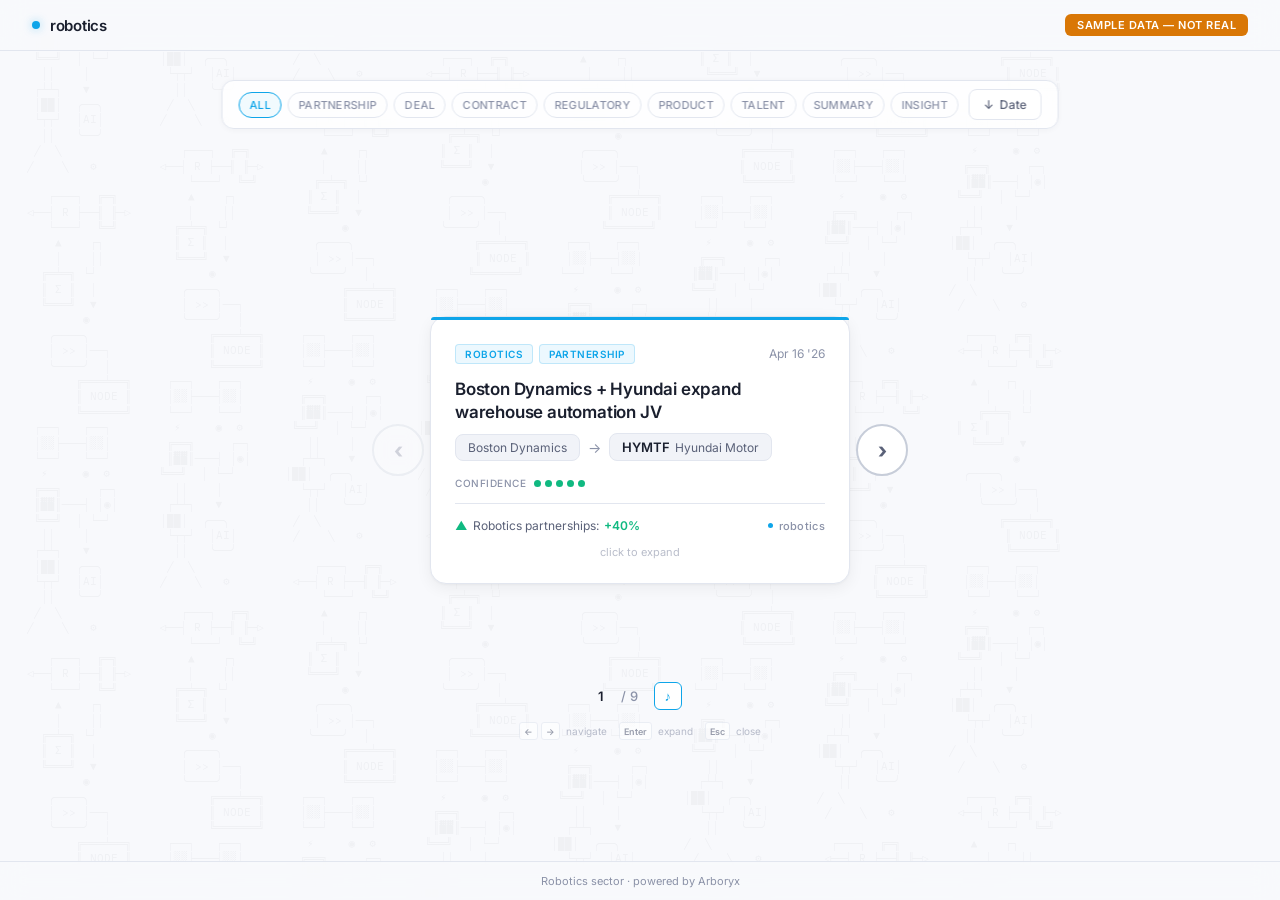
<file: templates/cards/deck.html>
<!DOCTYPE html>
<html lang="en">
<head>
<meta charset="UTF-8">
<meta name="viewport" content="width=device-width, initial-scale=1.0">
<link rel="preconnect" href="https://fonts.googleapis.com">
<link href="https://fonts.googleapis.com/css2?family=IBM+Plex+Mono:wght@300;400;500&family=Inter:wght@300;400;500;600;700&display=swap" rel="stylesheet">
<title>Robotics module · Arboryx</title>
<style>
/* ================================================================
   Robotics module — Deck UI
   Light, clean, focused single-card view with ASCII background.
   ================================================================ */

:root {
  --bg: #f8f9fc;
  --bg-card: #ffffff;
  --bg-detail: #f1f3f8;
  --border: #e2e6ef;
  --border-hover: #c7cdd9;
  --text: #1a1f2e;
  --text-secondary: #5a6178;
  --text-muted: #8b92a8;
  --accent-robotics: #0ea5e9;
  --accent-deal: #8b5cf6;
  --accent-contract: #10b981;
  --accent-regulatory: #f59e0b;
  --accent-product: #3b82f6;
  --accent-talent: #ec4899;
  --accent-competition: #ef4444;
  --up: #10b981;
  --down: #ef4444;
  --confidence-high: #10b981;
  --confidence-mid: #f59e0b;
  --confidence-low: #ef4444;
  --radius: 16px;
  --shadow-card: 0 1px 3px rgba(0,0,0,0.04), 0 4px 16px rgba(0,0,0,0.06);
  --shadow-card-hover: 0 2px 8px rgba(0,0,0,0.06), 0 8px 32px rgba(0,0,0,0.1);
  --shadow-expanded: 0 8px 40px rgba(0,0,0,0.12), 0 2px 8px rgba(0,0,0,0.06);
}

*, *::before, *::after { box-sizing: border-box; margin: 0; padding: 0; }

body {
  background: var(--bg);
  color: var(--text);
  font-family: 'Inter', -apple-system, sans-serif;
  overflow: hidden;
  height: 100vh;
  user-select: none;
}

/* ── ASCII Background ── */
.ascii-bg {
  position: fixed;
  inset: 0;
  z-index: 0;
  overflow: hidden;
  pointer-events: none;
  opacity: 0.035;
  font-family: 'IBM Plex Mono', monospace;
  font-size: 11px;
  line-height: 1.4;
  color: var(--text);
  white-space: pre;
  padding: 20px;
}

/* ── Top Bar (reserved for future menu) ── */
.topbar {
  position: fixed;
  top: 0;
  left: 0;
  right: 0;
  z-index: 100;
  display: flex;
  align-items: center;
  justify-content: space-between;
  padding: 14px 32px;
  background: rgba(248, 249, 252, 0.85);
  backdrop-filter: blur(12px);
  border-bottom: 1px solid var(--border);
}

.topbar-brand {
  display: flex;
  align-items: center;
  gap: 10px;
  font-weight: 600;
  font-size: 15px;
  color: var(--text);
  letter-spacing: -0.3px;
}

.topbar-dot {
  width: 8px;
  height: 8px;
  border-radius: 50%;
  background: var(--accent-robotics);
  box-shadow: 0 0 10px rgba(14, 165, 233, 0.4);
  animation: pulse-dot 2s ease-in-out infinite;
}

@keyframes pulse-dot {
  0%, 100% { box-shadow: 0 0 10px rgba(14, 165, 233, 0.4); }
  50% { box-shadow: 0 0 18px rgba(14, 165, 233, 0.7); }
}

/* ── Center Console (filters + sort above card) ── */
.center-console {
  position: fixed;
  z-index: 50;
  left: 50%;
  top: 80px;
  transform: translateX(-50%);
  display: flex;
  align-items: center;
  gap: 10px;
  padding: 8px 16px;
  background: rgba(255, 255, 255, 0.8);
  backdrop-filter: blur(10px);
  border: 1px solid var(--border);
  border-radius: 12px;
  box-shadow: 0 1px 6px rgba(0,0,0,0.04);
}

.sort-btn, .filter-btn {
  display: flex;
  align-items: center;
  gap: 6px;
  padding: 7px 14px;
  border: 1px solid var(--border);
  border-radius: 8px;
  background: var(--bg-card);
  font-family: inherit;
  font-size: 12px;
  font-weight: 500;
  color: var(--text-secondary);
  cursor: pointer;
  transition: all 0.15s ease;
}

.sort-btn:hover, .filter-btn:hover {
  border-color: var(--border-hover);
  color: var(--text);
  background: var(--bg-detail);
}

.sort-btn.active, .filter-btn.active {
  border-color: var(--accent-robotics);
  color: var(--accent-robotics);
  background: rgba(14, 165, 233, 0.05);
}

.filter-pills {
  display: flex;
  gap: 6px;
}

.filter-pill {
  padding: 5px 10px;
  border: 1px solid var(--border);
  border-radius: 20px;
  background: transparent;
  font-family: inherit;
  font-size: 11px;
  font-weight: 500;
  color: var(--text-muted);
  cursor: pointer;
  transition: all 0.15s ease;
  text-transform: uppercase;
  letter-spacing: 0.3px;
}

.filter-pill:hover { border-color: var(--border-hover); color: var(--text-secondary); }
.filter-pill.active { border-color: var(--accent-robotics); color: var(--accent-robotics); background: rgba(14, 165, 233, 0.05); }

/* ── Card Counter (below card, not at page bottom) ── */
.card-counter {
  position: fixed;
  z-index: 50;
  left: 50%;
  bottom: calc(50% - 260px);
  transform: translateX(-50%);
  font-size: 13px;
  font-weight: 500;
  color: var(--text-muted);
  letter-spacing: 0.5px;
  display: flex;
  align-items: center;
  gap: 16px;
}

.card-counter span { color: var(--text); font-weight: 600; }

.card-counter .sound-inline {
  width: 28px;
  height: 28px;
  border: 1px solid var(--border);
  border-radius: 6px;
  background: var(--bg-card);
  display: flex;
  align-items: center;
  justify-content: center;
  cursor: pointer;
  font-size: 13px;
  color: var(--text-muted);
  transition: all 0.15s;
}

.card-counter .sound-inline:hover { border-color: var(--border-hover); color: var(--text); }
.card-counter .sound-inline.on { color: var(--accent-robotics); border-color: var(--accent-robotics); }

/* ── Nav Arrows — bold, close to card ── */
.nav-arrow {
  position: fixed;
  top: 50%;
  transform: translateY(-50%);
  z-index: 50;
  width: 52px;
  height: 52px;
  border: 2px solid var(--border-hover);
  border-radius: 50%;
  background: rgba(255, 255, 255, 0.95);
  backdrop-filter: blur(8px);
  display: flex;
  align-items: center;
  justify-content: center;
  cursor: pointer;
  transition: all 0.15s ease;
  font-size: 22px;
  font-weight: 700;
  color: var(--text-secondary);
}

.nav-arrow:hover {
  border-color: var(--accent-robotics);
  color: var(--accent-robotics);
  box-shadow: 0 2px 12px rgba(14, 165, 233, 0.15);
}

.nav-arrow:active { transform: translateY(-50%) scale(0.93); }

/* Positioned relative to center — close to the card edges */
.nav-arrow.left { left: calc(50% - 268px); }
.nav-arrow.right { right: calc(50% - 268px); }
.nav-arrow.disabled { opacity: 0.25; cursor: default; pointer-events: none; }

/* ── Keyboard hint (tucked under counter) ── */
.key-hint {
  position: fixed;
  z-index: 50;
  left: 50%;
  bottom: calc(50% - 290px);
  transform: translateX(-50%);
  font-size: 10px;
  color: var(--text-muted);
  display: flex;
  gap: 12px;
  opacity: 0.6;
}

.key-hint kbd {
  display: inline-flex;
  align-items: center;
  justify-content: center;
  min-width: 18px;
  height: 18px;
  padding: 0 4px;
  border: 1px solid var(--border);
  border-radius: 3px;
  background: var(--bg-card);
  font-family: inherit;
  font-size: 9px;
  font-weight: 600;
  color: var(--text-secondary);
  margin-right: 3px;
}

/* ── Card Stage (center) ── */
.card-stage {
  position: fixed;
  inset: 0;
  z-index: 10;
  display: flex;
  align-items: center;
  justify-content: center;
  padding: 80px 120px;
}

/* ── Compact Card (default state) ── */
.sp-card {
  position: absolute;
  width: 420px;
  background: var(--bg-card);
  border: 1px solid var(--border);
  border-radius: var(--radius);
  box-shadow: var(--shadow-card);
  cursor: pointer;
  transition: all 0.35s cubic-bezier(0.4, 0, 0.2, 1);
  opacity: 0;
  transform: scale(0.92) translateX(60px);
  pointer-events: none;
}

.sp-card.active {
  opacity: 1;
  transform: scale(1) translateX(0);
  pointer-events: auto;
}

.sp-card.active:hover {
  box-shadow: var(--shadow-card-hover);
  transform: scale(1.01);
}

.sp-card.exiting-left {
  opacity: 0;
  transform: scale(0.92) translateX(-80px);
}

.sp-card.exiting-right {
  opacity: 0;
  transform: scale(0.92) translateX(80px);
}

/* Accent top line */
.sp-card::before {
  content: '';
  display: block;
  height: 3px;
  border-radius: var(--radius) var(--radius) 0 0;
  background: var(--card-accent, var(--accent-robotics));
}

.card-body {
  padding: 24px;
}

/* ── Compact view ── */
.card-header {
  display: flex;
  align-items: center;
  justify-content: space-between;
  margin-bottom: 14px;
}

.card-tags { display: flex; gap: 6px; }

.tag {
  padding: 3px 9px;
  border-radius: 4px;
  font-size: 10px;
  font-weight: 600;
  letter-spacing: 0.5px;
  text-transform: uppercase;
}

.tag-sector {
  background: rgba(14, 165, 233, 0.08);
  color: var(--accent-robotics);
  border: 1px solid rgba(14, 165, 233, 0.2);
}

.tag-type {
  background: color-mix(in srgb, var(--type-color, var(--accent-robotics)) 8%, transparent);
  color: var(--type-color, var(--accent-robotics));
  border: 1px solid color-mix(in srgb, var(--type-color, var(--accent-robotics)) 20%, transparent);
}

.card-date { font-size: 12px; color: var(--text-muted); }

.card-headline {
  font-size: 17px;
  font-weight: 600;
  line-height: 1.35;
  color: var(--text);
  letter-spacing: -0.2px;
  margin-bottom: 10px;
}

.card-entities {
  display: flex;
  align-items: center;
  gap: 8px;
  margin-bottom: 16px;
}

.entity-pill {
  display: inline-flex;
  align-items: center;
  gap: 5px;
  padding: 5px 12px;
  background: var(--bg-detail);
  border: 1px solid var(--border);
  border-radius: 8px;
  font-size: 13px;
  transition: border-color 0.15s;
}

.entity-pill:hover { border-color: var(--border-hover); }
.entity-ticker { font-weight: 600; color: var(--text); }
.entity-name { color: var(--text-secondary); font-size: 12px; }
.entity-arrow { color: var(--text-muted); font-size: 14px; }

.confidence-row {
  display: flex;
  align-items: center;
  gap: 8px;
  margin-bottom: 14px;
}

.confidence-label {
  font-size: 10px;
  color: var(--text-muted);
  text-transform: uppercase;
  letter-spacing: 0.5px;
  font-weight: 500;
}

.confidence-dots { display: flex; gap: 4px; }
.conf-dot {
  width: 7px; height: 7px;
  border-radius: 50%;
  background: var(--border);
  transition: background 0.2s;
}
.conf-dot.on { background: var(--confidence-high); }
.conf-dot.on.mid { background: var(--confidence-mid); }
.conf-dot.on.low { background: var(--confidence-low); }

.card-compact-footer {
  display: flex;
  align-items: center;
  justify-content: space-between;
  padding-top: 14px;
  border-top: 1px solid var(--border);
}

.velocity-row {
  display: flex;
  align-items: center;
  gap: 5px;
  font-size: 12px;
  color: var(--text-secondary);
}

.vel-arrow { font-weight: 700; }
.vel-arrow.up { color: var(--up); }
.vel-arrow.down { color: var(--down); }
.vel-value { font-weight: 600; }
.vel-value.up { color: var(--up); }
.vel-value.down { color: var(--down); }

.brand-mark {
  display: flex;
  align-items: center;
  gap: 6px;
  font-size: 11px;
  color: var(--text-muted);
  font-weight: 500;
  letter-spacing: 0.3px;
}

.brand-mark .dot {
  width: 5px; height: 5px;
  border-radius: 50%;
  background: var(--card-accent, var(--accent-robotics));
}

/* Click hint */
.click-hint {
  text-align: center;
  font-size: 11px;
  color: var(--text-muted);
  margin-top: 12px;
  opacity: 0.6;
  transition: opacity 0.2s;
}

.sp-card.active:hover .click-hint { opacity: 1; }

/* ── Expanded Overlay ── */
.expanded-overlay {
  position: fixed;
  inset: 0;
  z-index: 200;
  display: flex;
  align-items: center;
  justify-content: center;
  background: rgba(248, 249, 252, 0.7);
  backdrop-filter: blur(6px);
  opacity: 0;
  pointer-events: none;
  transition: opacity 0.25s ease;
}

.expanded-overlay.open {
  opacity: 1;
  pointer-events: auto;
}

.expanded-card {
  width: 560px;
  max-height: 80vh;
  overflow-y: auto;
  background: var(--bg-card);
  border: 1px solid var(--border);
  border-radius: var(--radius);
  box-shadow: var(--shadow-expanded);
  transform: scale(0.95) translateY(10px);
  transition: transform 0.3s cubic-bezier(0.4, 0, 0.2, 1);
}

.expanded-overlay.open .expanded-card {
  transform: scale(1) translateY(0);
}

.expanded-card::before {
  content: '';
  display: block;
  height: 3px;
  border-radius: var(--radius) var(--radius) 0 0;
  background: var(--card-accent, var(--accent-robotics));
}

.expanded-body { padding: 28px; }

.expanded-close {
  position: absolute;
  top: 16px;
  right: 16px;
  width: 32px;
  height: 32px;
  border: 1px solid var(--border);
  border-radius: 8px;
  background: var(--bg-card);
  display: flex;
  align-items: center;
  justify-content: center;
  cursor: pointer;
  font-size: 16px;
  color: var(--text-muted);
  transition: all 0.15s;
  z-index: 10;
}

.expanded-close:hover { border-color: var(--border-hover); color: var(--text); }

.expanded-subtitle {
  font-size: 14px;
  color: var(--text-secondary);
  line-height: 1.6;
  margin-bottom: 20px;
}

.detail-section {
  padding: 16px 0;
  border-top: 1px solid var(--border);
}

.detail-label {
  font-size: 10px;
  color: var(--text-muted);
  text-transform: uppercase;
  letter-spacing: 0.5px;
  font-weight: 600;
  margin-bottom: 10px;
}

.related-chips { display: flex; gap: 6px; flex-wrap: wrap; }
.related-chip {
  padding: 4px 10px;
  background: var(--bg-detail);
  border: 1px solid var(--border);
  border-radius: 6px;
  font-size: 12px;
  color: var(--text-secondary);
}

/* Insight bars in expanded view */
.insight-bar {
  display: flex;
  align-items: center;
  justify-content: space-between;
  padding: 10px 14px;
  background: var(--bg-detail);
  border: 1px solid var(--border);
  border-radius: 8px;
  margin-bottom: 6px;
  font-size: 13px;
}

.insight-entity { font-weight: 600; color: var(--text); }
.insight-metric { font-weight: 500; }
.insight-metric.growing { color: var(--up); }

/* Stat grid for summary cards */
.stat-grid {
  display: grid;
  grid-template-columns: 1fr 1fr;
  gap: 10px;
  margin-bottom: 16px;
}

.stat-box {
  background: var(--bg-detail);
  border: 1px solid var(--border);
  border-radius: 10px;
  padding: 14px 16px;
}

.stat-value {
  font-size: 22px;
  font-weight: 700;
  color: var(--text);
  line-height: 1;
  margin-bottom: 3px;
}

.stat-value.up { color: var(--up); }
.stat-label {
  font-size: 10px;
  color: var(--text-muted);
  text-transform: uppercase;
  letter-spacing: 0.5px;
}

/* Track record bars */
.track-bar {
  display: flex;
  align-items: center;
  gap: 14px;
  padding: 12px 16px;
  background: var(--bg-detail);
  border: 1px solid var(--border);
  border-radius: 8px;
  margin-bottom: 6px;
}

.track-ticker { font-weight: 600; color: var(--text); min-width: 50px; }
.track-change { font-size: 18px; font-weight: 700; }
.track-change.pos { color: var(--up); }
.track-change.neg { color: var(--down); }
.track-days { font-size: 11px; color: var(--text-muted); text-transform: uppercase; letter-spacing: 0.3px; }

/* ── Bottom Bar (reserved for future menu) ── */
.bottombar {
  position: fixed;
  bottom: 0;
  left: 0;
  right: 0;
  z-index: 100;
  padding: 12px 32px;
  background: rgba(248, 249, 252, 0.85);
  backdrop-filter: blur(12px);
  border-top: 1px solid var(--border);
  display: flex;
  align-items: center;
  justify-content: center;
  font-size: 11px;
  color: var(--text-muted);
}

/* ── Responsive ── */
@media (max-width: 700px) {
  .sp-card { width: calc(100vw - 120px); }
  .expanded-card { width: calc(100vw - 32px); }
  .nav-arrow.left { left: 8px; }
  .nav-arrow.right { right: 8px; }
  .card-stage { padding: 80px 60px; }
  .topbar { padding: 12px 16px; }
  .center-console { flex-wrap: wrap; padding: 6px 10px; gap: 6px; }
  .center-console .filter-pills { display: none; }
  .card-counter { bottom: calc(50% - 240px); }
  .key-hint { display: none; }
}
</style>
</head>
<body>

<!-- ASCII background -->
<div class="ascii-bg" id="asciiBg"></div>

<!-- Top bar (reserved for future nav menu) -->
<div class="topbar">
  <div class="topbar-brand">
    <div class="topbar-dot"></div>
    robotics
  </div>
  <div style="padding:4px 12px;background:#d97706;color:#fff;font-size:11px;font-weight:600;border-radius:6px;letter-spacing:0.5px;text-transform:uppercase;">Sample Data — Not Real</div>
</div>

<!-- Center console — filters + sort, hovering above card -->
<div class="center-console">
  <div class="filter-pills">
    <button class="filter-pill active" data-filter="all">All</button>
    <button class="filter-pill" data-filter="partnership">Partnership</button>
    <button class="filter-pill" data-filter="acquisition">Deal</button>
    <button class="filter-pill" data-filter="contract">Contract</button>
    <button class="filter-pill" data-filter="regulatory">Regulatory</button>
    <button class="filter-pill" data-filter="product">Product</button>
    <button class="filter-pill" data-filter="talent">Talent</button>
    <button class="filter-pill" data-filter="summary">Summary</button>
    <button class="filter-pill" data-filter="chokepoint">Insight</button>
  </div>
  <button class="sort-btn" id="sortBtn" title="Toggle sort">
    <span id="sortIcon">↓</span>
    <span id="sortLabel">Date</span>
  </button>
</div>

<!-- Nav arrows — bold, close to card -->
<div class="nav-arrow left" id="navLeft">‹</div>
<div class="nav-arrow right" id="navRight">›</div>

<!-- Card stage -->
<div class="card-stage" id="cardStage"></div>

<!-- Expanded overlay -->
<div class="expanded-overlay" id="expandedOverlay">
  <div class="expanded-card" id="expandedCard" style="position:relative;">
    <button class="expanded-close" id="expandedClose">✕</button>
    <div class="expanded-body" id="expandedBody"></div>
  </div>
</div>

<!-- Counter + sound toggle (below card, grouped) -->
<div class="card-counter" id="cardCounter">
  <span>1</span> / 9
  <div class="sound-inline on" id="soundToggle" title="Toggle sound">♪</div>
</div>

<!-- Keyboard hint (just below counter) -->
<div class="key-hint">
  <span><kbd>←</kbd><kbd>→</kbd> navigate</span>
  <span><kbd>Enter</kbd> expand</span>
  <span><kbd>Esc</kbd> close</span>
</div>

<!-- Bottom bar (reserved for future menu) -->
<div class="bottombar">
  Robotics sector &middot; powered by Arboryx
</div>

<script>
// ── Sample data ──
const CARDS = [
  {
    id: 1, type: "partnership", sector: "Robotics", date: "Apr 16 '26",
    headline: "Boston Dynamics + Hyundai expand warehouse automation JV",
    subtitle: "Joint venture targeting 50 new logistics centers by 2027. Amazon and Symbotic named as early integration partners for BD's Stretch platform.",
    entityA: { name: "Boston Dynamics" }, entityB: { name: "Hyundai Motor", ticker: "HYMTF" },
    confidence: 0.95, related: ["AMZN", "SYM", "Berkshire Grey"],
    velocity: { dir: "up", label: "partnerships", val: "+40%" },
    accent: "#0ea5e9", typeColor: "#0ea5e9", typeLabel: "Partnership",
    sortDate: 20260416, sortConf: 0.95
  },
  {
    id: 2, type: "acquisition", sector: "Robotics", date: "Apr 15 '26",
    headline: "NVIDIA acquires Covariant's AI model portfolio for ~$700M",
    subtitle: "Covariant's foundation models for robotic manipulation will be integrated into NVIDIA Isaac platform. Deal positions NVIDIA as the dominant compute layer for robotics AI.",
    entityA: { name: "NVIDIA", ticker: "NVDA" }, entityB: { name: "Covariant" },
    confidence: 0.85, related: ["Google DeepMind", "Osaro", "Intrinsic"],
    velocity: { dir: "up", label: "acquisitions", val: "+120%" },
    accent: "#0ea5e9", typeColor: "#8b5cf6", typeLabel: "Acquisition",
    sortDate: 20260415, sortConf: 0.85
  },
  {
    id: 3, type: "contract", sector: "Robotics", date: "Apr 14 '26",
    headline: "Anduril wins $480M DoD contract for autonomous perimeter drones",
    subtitle: "US Department of Defense awards multi-year contract for Anduril's Altius family of autonomous systems across 12 military installations. Largest autonomous defense contract to date.",
    entityA: { name: "Anduril Industries" }, entityB: { name: "US DoD" },
    confidence: 1.0, related: ["Shield AI", "L3Harris", "Northrop Grumman"],
    velocity: { dir: "up", label: "defense contracts", val: "+65%" },
    accent: "#0ea5e9", typeColor: "#10b981", typeLabel: "Contract",
    sortDate: 20260414, sortConf: 1.0
  },
  {
    id: 4, type: "regulatory", sector: "Robotics", date: "Apr 13 '26",
    headline: "FAA grants Zipline expanded BVLOS waiver for 14 states",
    subtitle: "Beyond-visual-line-of-sight authorization expands Zipline's autonomous delivery network to cover 38% of US population. Clears path for commercial-scale drone delivery.",
    entityA: { name: "FAA" }, entityB: { name: "Zipline" },
    confidence: 1.0, related: ["Wing (Alphabet)", "Amazon Prime Air", "Joby Aviation"],
    velocity: { dir: "up", label: "regulatory approvals", val: "+200%" },
    accent: "#0ea5e9", typeColor: "#f59e0b", typeLabel: "Regulatory",
    sortDate: 20260413, sortConf: 1.0
  },
  {
    id: 5, type: "product", sector: "Robotics", date: "Apr 12 '26",
    headline: "Figure AI unveils Figure 03 — first humanoid with on-device reasoning",
    subtitle: "Third-gen humanoid features 48-hour battery life and runs multimodal AI models locally. Priced for commercial warehouse deployment at ~$85K per unit.",
    entityA: { name: "Figure AI" }, entityB: null,
    confidence: 0.95, related: ["OpenAI", "NVDA", "BMW", "1X Technologies"],
    velocity: { dir: "up", label: "product launches", val: "+85%" },
    accent: "#0ea5e9", typeColor: "#3b82f6", typeLabel: "Product Launch",
    sortDate: 20260412, sortConf: 0.95
  },
  {
    id: 6, type: "talent", sector: "Robotics", date: "Apr 11 '26",
    headline: "Tesla Optimus lead engineer departs to join 1X Technologies",
    subtitle: "Third senior robotics hire from Tesla in 6 months. 1X's NEO humanoid team now includes ex-leads from Tesla, Boston Dynamics, and Google DeepMind.",
    entityA: { name: "1X Technologies" }, entityB: { name: "Tesla", ticker: "TSLA" },
    confidence: 0.65, related: ["Figure AI", "Agility Robotics"],
    velocity: { dir: "flat", label: "talent moves", val: "steady" },
    accent: "#0ea5e9", typeColor: "#ec4899", typeLabel: "Talent Move",
    sortDate: 20260411, sortConf: 0.65
  },
  {
    id: 7, type: "summary", sector: "Robotics", date: "Apr 7–13 '26",
    headline: "Robotics sector heating up — partnership activity surges",
    subtitle: "23 catalysts tracked across 38 active entities. Partnership and contract activity at 6-month highs. NVIDIA dominance growing as a compute dependency.",
    entityA: null, entityB: null,
    confidence: null, related: [],
    velocity: { dir: "up", label: "catalyst velocity", val: "+42%" },
    accent: "#0ea5e9", typeColor: "#5a6178", typeLabel: "Weekly Pulse",
    sortDate: 20260413.5, sortConf: 0,
    stats: { catalysts: 23, relationships: 14, entities: 38, velocity: "+42%" },
    movers: [
      { name: "NVIDIA", ticker: "NVDA", count: 7 },
      { name: "Boston Dynamics", count: 5 },
      { name: "Figure AI", count: 4 }
    ]
  },
  {
    id: 8, type: "chokepoint", sector: "Robotics", date: "Apr 13 '26",
    headline: "NVIDIA is becoming a structural dependency in Robotics",
    subtitle: "7 companies now depend on or partner with NVIDIA for robotics compute — in-degree growth of 3.5x in 30 days.",
    entityA: { name: "NVIDIA", ticker: "NVDA" }, entityB: null,
    confidence: 0.9, related: [],
    velocity: { dir: "up", label: "in-degree growth", val: "3.5x" },
    accent: "#0ea5e9", typeColor: "#f59e0b", typeLabel: "Chokepoint Alert",
    sortDate: 20260413.1, sortConf: 0.9,
    dependents: [
      { name: "Boston Dynamics", rel: "integrates_with" },
      { name: "Figure AI", rel: "depends_on" },
      { name: "Agility Robotics", rel: "partners_with" },
      { name: "Covariant", rel: "acquired by NVDA" }
    ]
  },
  {
    id: 9, type: "track_record", sector: "Robotics", date: "Flagged Mar 15 '26",
    headline: "BD + Hyundai JV expansion — 30-day outcome",
    subtitle: "The Robotics module flagged this partnership expansion 30 days ago. Here's how related tickers moved since.",
    entityA: null, entityB: null,
    confidence: null, related: [],
    velocity: null,
    accent: "#0ea5e9", typeColor: "#5a6178", typeLabel: "Track Record",
    sortDate: 20260315, sortConf: 0,
    outcomes: [
      { ticker: "HYMTF", change: +12.4, days: 30 },
      { ticker: "SYM", change: +8.1, days: 30 },
      { ticker: "AMZN", change: +2.3, days: 30 }
    ]
  }
];

// ── State ──
let filteredCards = [...CARDS];
let currentIndex = 0;
let sortMode = "date"; // date | confidence
let sortAsc = false;
let soundOn = true;
let audioCtx = null;

// ── Audio ──
function initAudio() {
  if (!audioCtx) audioCtx = new (window.AudioContext || window.webkitAudioContext)();
}

function playTick() {
  if (!soundOn) return;
  initAudio();
  const osc = audioCtx.createOscillator();
  const gain = audioCtx.createGain();
  osc.connect(gain);
  gain.connect(audioCtx.destination);
  osc.frequency.value = 600 + Math.random() * 200;
  osc.type = "sine";
  gain.gain.setValueAtTime(0.06, audioCtx.currentTime);
  gain.gain.exponentialRampToValueAtTime(0.001, audioCtx.currentTime + 0.08);
  osc.start(audioCtx.currentTime);
  osc.stop(audioCtx.currentTime + 0.08);
}

function playExpand() {
  if (!soundOn) return;
  initAudio();
  const osc = audioCtx.createOscillator();
  const gain = audioCtx.createGain();
  osc.connect(gain);
  gain.connect(audioCtx.destination);
  osc.frequency.setValueAtTime(400, audioCtx.currentTime);
  osc.frequency.linearRampToValueAtTime(800, audioCtx.currentTime + 0.12);
  osc.type = "sine";
  gain.gain.setValueAtTime(0.05, audioCtx.currentTime);
  gain.gain.exponentialRampToValueAtTime(0.001, audioCtx.currentTime + 0.15);
  osc.start(audioCtx.currentTime);
  osc.stop(audioCtx.currentTime + 0.15);
}

// ── ASCII Art ──
function generateAscii() {
  const patterns = [
    "  ╔══╗     ┌─┐  ",
    "  ║▓▓║───┤ │◉│  ",
    "  ╚══╝  │ └─┘  ",
    "   ││    │      ",
    "  ┌┴┴┐   ▼      ",
    "  │██│  ╭──╮    ",
    "  └┬┬┘  │AI│    ",
    "   ││   ╰──╯    ",
    "  ╱  ╲          ",
    " ╱    ╲   ⚙     ",
    "                 ",
    "    ┌───┐  ╔═╗  ",
    " ◁──┤ R ├──╢ ╟─▷",
    "    └───┘  ╚═╝  ",
    "     ▲    ┌┐    ",
    "     │    ││    ",
    "   ╔═╧═╗ └┘    ",
    "   ║ Σ ║  │     ",
    "   ╚═══╝  ▼     ",
    "         ◉      ",
    "    ╭────╮      ",
    "    │ >> │──┐   ",
    "    ╰────╯  │   ",
    "        ╔═══╧══╗",
    "        ║ NODE ║",
    "        ╚══════╝",
    "  ┌──┐   ┌──┐   ",
    "  │▒▒├───┤▒▒│   ",
    "  └──┘   └──┘   ",
    "   ⚡     ◉  ⚙  ",
  ];
  const el = document.getElementById('asciiBg');
  let out = '';
  const rows = Math.ceil(window.innerHeight / 15);
  const cols = Math.ceil(window.innerWidth / 160);
  for (let r = 0; r < rows; r++) {
    for (let c = 0; c < cols; c++) {
      const p = patterns[(r + c * 3) % patterns.length];
      out += p + '   ';
    }
    out += '\n';
  }
  el.textContent = out;
}

// ── Render compact card HTML ──
function renderCompact(card) {
  const confDots = card.confidence !== null ? (() => {
    const n = Math.round(card.confidence * 5);
    const lv = card.confidence < 0.5 ? ' low' : card.confidence < 0.8 ? ' mid' : '';
    return `<div class="confidence-row">
      <span class="confidence-label">Confidence</span>
      <div class="confidence-dots">
        ${[0,1,2,3,4].map(i => `<div class="conf-dot${i < n ? ' on' + lv : ''}"></div>`).join('')}
      </div>
    </div>`;
  })() : '';

  const entities = card.entityA ? `
    <div class="card-entities">
      <div class="entity-pill">
        ${card.entityA.ticker ? `<span class="entity-ticker">${card.entityA.ticker}</span>` : ''}
        <span class="entity-name">${card.entityA.name}</span>
      </div>
      ${card.entityB ? `
        <span class="entity-arrow">${card.type === 'talent' ? '←' : '→'}</span>
        <div class="entity-pill">
          ${card.entityB.ticker ? `<span class="entity-ticker">${card.entityB.ticker}</span>` : ''}
          <span class="entity-name">${card.entityB.name}</span>
        </div>
      ` : ''}
    </div>` : '';

  const vel = card.velocity ? `
    <div class="velocity-row">
      <span class="vel-arrow ${card.velocity.dir}">${card.velocity.dir === 'up' ? '▲' : card.velocity.dir === 'down' ? '▼' : '—'}</span>
      <span>${card.sector} ${card.velocity.label}:</span>
      <span class="vel-value ${card.velocity.dir}">${card.velocity.val}</span>
    </div>` : '<div></div>';

  return `
    <div class="card-body">
      <div class="card-header">
        <div class="card-tags">
          <span class="tag tag-sector">${card.sector}</span>
          <span class="tag tag-type" style="--type-color: ${card.typeColor}">${card.typeLabel}</span>
        </div>
        <span class="card-date">${card.date}</span>
      </div>
      <h2 class="card-headline">${card.headline}</h2>
      ${entities}
      ${confDots}
      <div class="card-compact-footer">
        ${vel}
        <div class="brand-mark"><span class="dot" style="background:${card.accent}"></span> robotics</div>
      </div>
      <div class="click-hint">click to expand</div>
    </div>`;
}

// ── Render expanded content ──
function renderExpanded(card) {
  let extra = '';

  if (card.related && card.related.length > 0) {
    extra += `<div class="detail-section">
      <div class="detail-label">Also mentioned</div>
      <div class="related-chips">${card.related.map(r => `<span class="related-chip">${r}</span>`).join('')}</div>
    </div>`;
  }

  if (card.stats) {
    extra += `<div class="detail-section">
      <div class="detail-label">Week at a glance</div>
      <div class="stat-grid">
        <div class="stat-box"><div class="stat-value">${card.stats.catalysts}</div><div class="stat-label">Catalysts</div></div>
        <div class="stat-box"><div class="stat-value">${card.stats.relationships}</div><div class="stat-label">New Relationships</div></div>
        <div class="stat-box"><div class="stat-value">${card.stats.entities}</div><div class="stat-label">Active Entities</div></div>
        <div class="stat-box"><div class="stat-value up">${card.stats.velocity}</div><div class="stat-label">Catalyst Velocity</div></div>
      </div>
    </div>`;
  }

  if (card.movers) {
    extra += `<div class="detail-section">
      <div class="detail-label">Top movers</div>
      ${card.movers.map(m => `<div class="insight-bar">
        <span class="insight-entity">${m.name}${m.ticker ? ` (${m.ticker})` : ''}</span>
        <span class="insight-metric growing">${m.count} catalysts ▲</span>
      </div>`).join('')}
    </div>`;
  }

  if (card.dependents) {
    extra += `<div class="detail-section">
      <div class="detail-label">Dependent entities</div>
      ${card.dependents.map(d => `<div class="insight-bar">
        <span class="insight-entity">${d.name}</span>
        <span class="insight-metric growing">${d.rel}</span>
      </div>`).join('')}
    </div>`;
  }

  if (card.outcomes) {
    extra += `<div class="detail-section">
      <div class="detail-label">Price outcomes</div>
      ${card.outcomes.map(o => `<div class="track-bar">
        <span class="track-ticker">${o.ticker}</span>
        <span class="track-change ${o.change > 0 ? 'pos' : 'neg'}">${o.change > 0 ? '+' : ''}${o.change}%</span>
        <span class="track-days">${o.days}d after</span>
      </div>`).join('')}
    </div>`;
  }

  const entities = card.entityA ? `
    <div class="card-entities" style="margin-bottom:20px">
      <div class="entity-pill">
        ${card.entityA.ticker ? `<span class="entity-ticker">${card.entityA.ticker}</span>` : ''}
        <span class="entity-name">${card.entityA.name}</span>
      </div>
      ${card.entityB ? `
        <span class="entity-arrow">${card.type === 'talent' ? '←' : '→'}</span>
        <div class="entity-pill">
          ${card.entityB.ticker ? `<span class="entity-ticker">${card.entityB.ticker}</span>` : ''}
          <span class="entity-name">${card.entityB.name}</span>
        </div>
      ` : ''}
    </div>` : '';

  const confDots = card.confidence !== null ? (() => {
    const n = Math.round(card.confidence * 5);
    const lv = card.confidence < 0.5 ? ' low' : card.confidence < 0.8 ? ' mid' : '';
    return `<div class="confidence-row" style="margin-bottom:20px">
      <span class="confidence-label">Confidence</span>
      <div class="confidence-dots">
        ${[0,1,2,3,4].map(i => `<div class="conf-dot${i < n ? ' on' + lv : ''}"></div>`).join('')}
      </div>
    </div>`;
  })() : '';

  return `
    <div class="card-header">
      <div class="card-tags">
        <span class="tag tag-sector">${card.sector}</span>
        <span class="tag tag-type" style="--type-color: ${card.typeColor}">${card.typeLabel}</span>
      </div>
      <span class="card-date">${card.date}</span>
    </div>
    <h2 class="card-headline" style="font-size:20px; margin-bottom:12px;">${card.headline}</h2>
    <p class="expanded-subtitle">${card.subtitle}</p>
    ${entities}
    ${confDots}
    ${extra}
    <div class="card-compact-footer" style="margin-top:16px">
      ${card.velocity ? `<div class="velocity-row">
        <span class="vel-arrow ${card.velocity.dir}">${card.velocity.dir === 'up' ? '▲' : card.velocity.dir === 'down' ? '▼' : '—'}</span>
        <span>${card.sector} ${card.velocity.label}:</span>
        <span class="vel-value ${card.velocity.dir}">${card.velocity.val}</span>
      </div>` : '<div></div>'}
      <div class="brand-mark"><span class="dot" style="background:${card.accent}"></span> robotics</div>
    </div>`;
}

// ── Navigation ──
function showCard(index, direction) {
  const stage = document.getElementById('cardStage');
  const existing = stage.querySelector('.sp-card.active');

  if (existing) {
    existing.classList.remove('active');
    existing.classList.add(direction === 'left' ? 'exiting-left' : 'exiting-right');
    setTimeout(() => existing.remove(), 350);
  }

  if (filteredCards.length === 0) {
    const counter = document.getElementById('cardCounter');
    counter.innerHTML = '<span>0</span> / 0 <div class="sound-inline ' + (soundOn ? 'on' : '') + '" id="soundToggle" title="Toggle sound">♪</div>';
    counter.querySelector('.sound-inline').addEventListener('click', toggleSound);
    return;
  }

  currentIndex = Math.max(0, Math.min(index, filteredCards.length - 1));
  const card = filteredCards[currentIndex];

  const el = document.createElement('div');
  el.className = 'sp-card';
  el.style.setProperty('--card-accent', card.accent);
  el.innerHTML = renderCompact(card);
  el.dataset.id = card.id;

  if (direction === 'left') {
    el.style.transform = 'scale(0.92) translateX(-60px)';
  }

  stage.appendChild(el);
  requestAnimationFrame(() => requestAnimationFrame(() => el.classList.add('active')));

  el.addEventListener('click', () => expandCard(card));

  const counter = document.getElementById('cardCounter');
  const soundEl = counter.querySelector('.sound-inline');
  const soundState = soundEl ? soundEl.classList.contains('on') : soundOn;
  counter.innerHTML =
    `<span>${currentIndex + 1}</span> / ${filteredCards.length}
     <div class="sound-inline ${soundState ? 'on' : ''}" id="soundToggle" title="Toggle sound">♪</div>`;
  counter.querySelector('.sound-inline').addEventListener('click', toggleSound);

  document.getElementById('navLeft').classList.toggle('disabled', currentIndex === 0);
  document.getElementById('navRight').classList.toggle('disabled', currentIndex === filteredCards.length - 1);

  playTick();
}

function goLeft() {
  if (currentIndex > 0) showCard(currentIndex - 1, 'left');
}

function goRight() {
  if (currentIndex < filteredCards.length - 1) showCard(currentIndex + 1, 'right');
}

// ── Expand ──
function expandCard(card) {
  const overlay = document.getElementById('expandedOverlay');
  const body = document.getElementById('expandedBody');
  const ec = document.getElementById('expandedCard');
  ec.style.setProperty('--card-accent', card.accent);
  body.innerHTML = renderExpanded(card);
  overlay.classList.add('open');
  playExpand();
}

function closeExpanded() {
  document.getElementById('expandedOverlay').classList.remove('open');
  playTick();
}

// ── Filter ──
function applyFilter(type) {
  document.querySelectorAll('.filter-pill').forEach(p => p.classList.toggle('active', p.dataset.filter === type));
  filteredCards = type === 'all' ? [...CARDS] : CARDS.filter(c => c.type === type || (type === 'acquisition' && c.type === 'acquisition'));
  applySorting();
  currentIndex = 0;
  document.getElementById('cardStage').innerHTML = '';
  showCard(0, 'right');
}

// ── Sort ──
const sortModes = [
  { key: "date", label: "Date", field: "sortDate" },
  { key: "confidence", label: "Confidence", field: "sortConf" }
];
let sortModeIndex = 0;

function applySorting() {
  const mode = sortModes[sortModeIndex];
  filteredCards.sort((a, b) => sortAsc ? a[mode.field] - b[mode.field] : b[mode.field] - a[mode.field]);
}

function toggleSort() {
  if (sortAsc) {
    sortAsc = false;
    sortModeIndex = (sortModeIndex + 1) % sortModes.length;
  } else {
    sortAsc = true;
  }
  const mode = sortModes[sortModeIndex];
  document.getElementById('sortLabel').textContent = mode.label;
  document.getElementById('sortIcon').textContent = sortAsc ? '↑' : '↓';
  applySorting();
  currentIndex = 0;
  document.getElementById('cardStage').innerHTML = '';
  showCard(0, 'right');
  playTick();
}

// ── Sound toggle ──
function toggleSound() {
  soundOn = !soundOn;
  document.querySelectorAll('.sound-inline, #soundToggle').forEach(el => {
    el.classList.toggle('on', soundOn);
  });
  if (soundOn) { initAudio(); playTick(); }
}

// ── Init ──
document.getElementById('navLeft').addEventListener('click', goLeft);
document.getElementById('navRight').addEventListener('click', goRight);
document.getElementById('expandedClose').addEventListener('click', closeExpanded);
document.getElementById('expandedOverlay').addEventListener('click', (e) => {
  if (e.target === e.currentTarget) closeExpanded();
});
document.getElementById('sortBtn').addEventListener('click', toggleSort);
document.getElementById('soundToggle').addEventListener('click', toggleSound);
document.querySelectorAll('.filter-pill').forEach(p => {
  p.addEventListener('click', () => applyFilter(p.dataset.filter));
});

document.addEventListener('keydown', (e) => {
  if (document.getElementById('expandedOverlay').classList.contains('open')) {
    if (e.key === 'Escape') closeExpanded();
    return;
  }
  if (e.key === 'ArrowLeft') goLeft();
  if (e.key === 'ArrowRight') goRight();
  if (e.key === 'Enter') {
    if (filteredCards[currentIndex]) expandCard(filteredCards[currentIndex]);
  }
});

generateAscii();
window.addEventListener('resize', generateAscii);

// Sound on by default — init audio context on first user gesture
document.addEventListener('click', function initOnGesture() {
  initAudio();
  document.removeEventListener('click', initOnGesture);
}, { once: true });

applySorting();
showCard(0, 'right');
</script>
</body>
</html>
</file>
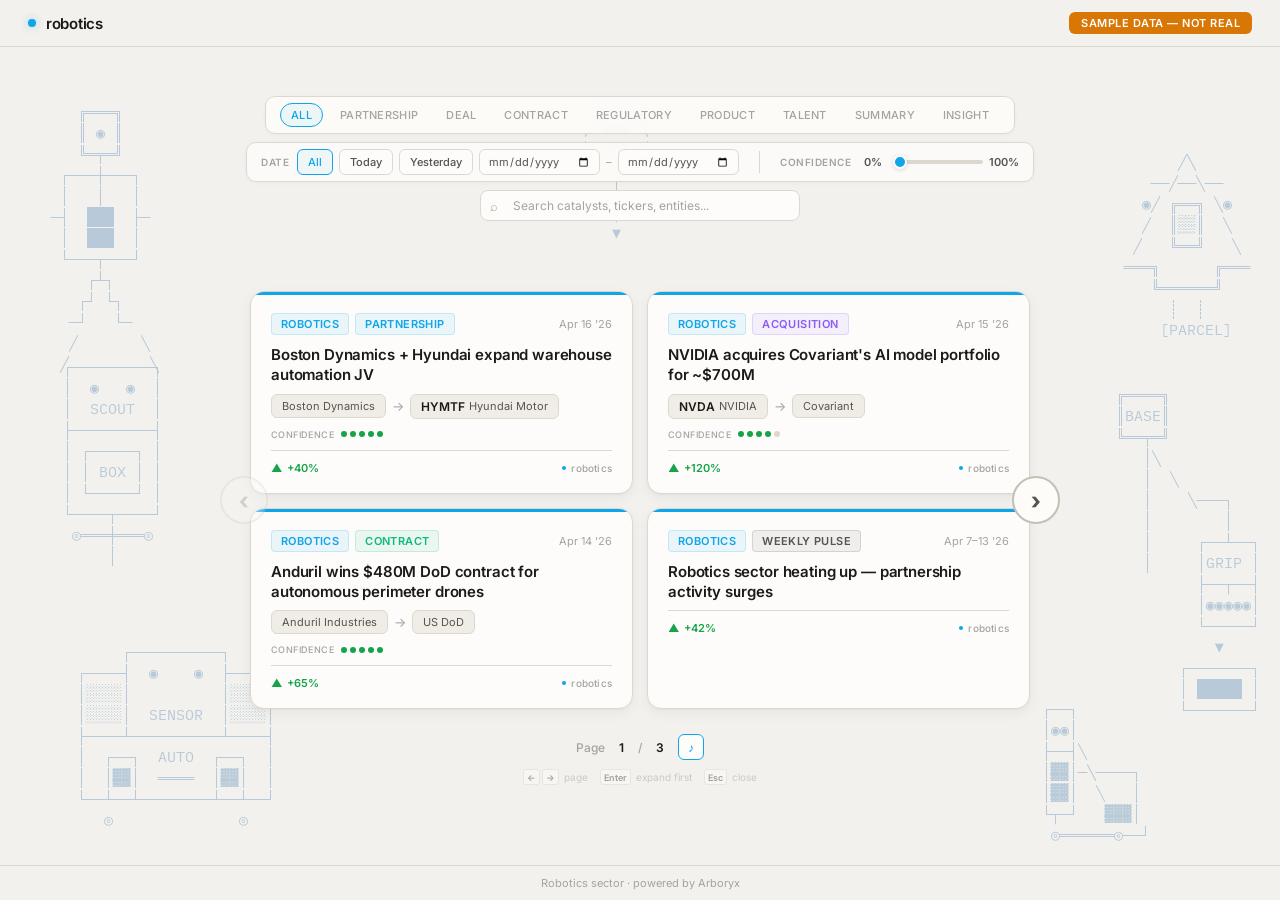
<file: templates/cards/deck_grid.html>
<!DOCTYPE html>
<html lang="en">
<head>
<meta charset="UTF-8">
<meta name="viewport" content="width=device-width, initial-scale=1.0">
<link rel="preconnect" href="https://fonts.googleapis.com">
<link href="https://fonts.googleapis.com/css2?family=IBM+Plex+Mono:wght@300;400;500&family=Inter:wght@300;400;500;600;700&display=swap" rel="stylesheet">
<title>Robotics module · Arboryx</title>
<style>
:root {
  --bg: #f3f1ed;
  --bg-warm: #eae7e0;
  --bg-card: #fdfcfa;
  --bg-detail: #f0ede7;
  --bg-input: #fdfcfa;
  --border: #ddd8cf;
  --border-hover: #c4bfb5;
  --border-focus: #0ea5e9;
  --text: #1c1917;
  --text-secondary: #57534e;
  --text-muted: #a8a29e;
  --accent: #0ea5e9;
  --accent-deal: #8b5cf6;
  --accent-contract: #10b981;
  --accent-regulatory: #d97706;
  --accent-product: #3b82f6;
  --accent-talent: #ec4899;
  --accent-competition: #ef4444;
  --up: #16a34a;
  --down: #dc2626;
  --conf-high: #16a34a;
  --conf-mid: #d97706;
  --conf-low: #dc2626;
  --radius: 14px;
  --shadow: 0 1px 3px rgba(0,0,0,0.04), 0 4px 14px rgba(0,0,0,0.05);
  --shadow-hover: 0 2px 8px rgba(0,0,0,0.06), 0 8px 28px rgba(0,0,0,0.09);
  --shadow-expanded: 0 8px 40px rgba(0,0,0,0.14);
}

*, *::before, *::after { box-sizing: border-box; margin: 0; padding: 0; }

body {
  background: var(--bg);
  color: var(--text);
  font-family: 'Inter', -apple-system, sans-serif;
  overflow: hidden;
  height: 100vh;
  -webkit-font-smoothing: antialiased;
}

/* ══ ASCII Art — scattered decorative blocks ══ */
.ascii-spot {
  position: fixed;
  z-index: 0;
  pointer-events: none;
  font-family: 'IBM Plex Mono', monospace;
  font-size: 15px;
  line-height: 1.4;
  color: #b8cad9;
  white-space: pre;
}
.ascii-spot.tl { top: 70px; left: 20px; }
.ascii-spot.tr { top: 70px; right: 20px; text-align: right; }
.ascii-spot.bl { bottom: 60px; left: 20px; }
.ascii-spot.br { bottom: 60px; right: 20px; text-align: right; }
.ascii-spot.ml { top: 50%; left: 14px; transform: translateY(-50%); }
.ascii-spot.mr { top: 50%; right: 14px; transform: translateY(-50%); text-align: right; }

/* ══ Top Bar ══ */
.topbar {
  position: fixed; top: 0; left: 0; right: 0; z-index: 200;
  display: flex; align-items: center; justify-content: space-between;
  padding: 12px 28px;
  background: rgba(243,241,237,0.88);
  backdrop-filter: blur(12px);
  border-bottom: 1px solid var(--border);
}
.topbar-brand {
  display: flex; align-items: center; gap: 10px;
  font-weight: 600; font-size: 15px; color: var(--text); letter-spacing: -0.3px;
}
.topbar-dot {
  width: 8px; height: 8px; border-radius: 50%;
  background: var(--accent);
  box-shadow: 0 0 10px rgba(14,165,233,0.4);
  animation: pulse 2s ease-in-out infinite;
}
@keyframes pulse {
  0%,100% { box-shadow: 0 0 10px rgba(14,165,233,0.4); }
  50% { box-shadow: 0 0 18px rgba(14,165,233,0.7); }
}

/* ══ Control Group — stacked rows, centered ══ */
.control-group {
  position: fixed; z-index: 150;
  top: 96px;
  left: 50%; transform: translateX(-50%);
  display: flex; flex-direction: column; align-items: center;
  gap: 8px;
}

/* Row 1: filter pills */
.filter-row {
  display: flex; align-items: center; gap: 6px;
  padding: 6px 14px;
  background: rgba(253,252,250,0.88);
  backdrop-filter: blur(8px);
  border: 1px solid var(--border);
  border-radius: 10px;
  box-shadow: 0 1px 4px rgba(0,0,0,0.03);
}
.filter-pill {
  padding: 4px 10px; border: 1px solid transparent; border-radius: 16px;
  background: transparent; font-family: inherit; font-size: 11px;
  font-weight: 500; color: var(--text-muted); cursor: pointer;
  transition: all 0.15s; text-transform: uppercase; letter-spacing: 0.3px;
}
.filter-pill:hover { color: var(--text-secondary); background: var(--bg-detail); }
.filter-pill.active { border-color: var(--accent); color: var(--accent); background: rgba(14,165,233,0.06); }

/* Row 2: date + confidence side by side */
.refine-row {
  display: flex; align-items: center; gap: 20px;
  padding: 6px 14px;
  background: rgba(253,252,250,0.85);
  backdrop-filter: blur(8px);
  border: 1px solid var(--border);
  border-radius: 10px;
  box-shadow: 0 1px 4px rgba(0,0,0,0.03);
}
.date-controls, .conf-controls {
  display: flex; align-items: center; gap: 6px;
}
.refine-divider {
  width: 1px; height: 22px; background: var(--border);
}
.ctrl-label {
  font-size: 10px; font-weight: 600; color: var(--text-muted);
  text-transform: uppercase; letter-spacing: 0.5px; margin-right: 2px;
}
.ctrl-btn {
  padding: 5px 10px; border: 1px solid var(--border); border-radius: 6px;
  background: var(--bg-input); font-family: inherit; font-size: 11px;
  font-weight: 500; color: var(--text-secondary); cursor: pointer;
  transition: all 0.15s;
}
.ctrl-btn:hover { border-color: var(--border-hover); color: var(--text); }
.ctrl-btn.active { border-color: var(--accent); color: var(--accent); background: rgba(14,165,233,0.05); }
input[type="date"] {
  padding: 4px 8px; border: 1px solid var(--border); border-radius: 6px;
  background: var(--bg-input); font-family: inherit; font-size: 11px;
  color: var(--text-secondary); outline: none; transition: border-color 0.15s;
}
input[type="date"]:focus { border-color: var(--border-focus); }
.conf-slider-wrap { display: flex; align-items: center; gap: 6px; }
.conf-slider-wrap input[type="range"] {
  width: 90px; height: 4px; -webkit-appearance: none; appearance: none;
  background: var(--border); border-radius: 2px; outline: none;
}
.conf-slider-wrap input[type="range"]::-webkit-slider-thumb {
  -webkit-appearance: none; width: 14px; height: 14px; border-radius: 50%;
  background: var(--accent); border: 2px solid var(--bg-card); cursor: pointer;
  box-shadow: 0 1px 4px rgba(0,0,0,0.15);
}
.conf-value {
  font-size: 11px; font-weight: 600; color: var(--text-secondary);
  min-width: 28px; text-align: center;
}

/* Row 3: search */
.search-row {
  width: 320px;
}
.search-wrap { position: relative; }
.search-wrap input {
  width: 100%; padding: 7px 12px 7px 32px; border: 1px solid var(--border);
  border-radius: 8px; background: var(--bg-input); font-family: inherit;
  font-size: 12px; color: var(--text); outline: none; transition: all 0.15s;
}
.search-wrap input:focus { border-color: var(--border-focus); box-shadow: 0 0 0 3px rgba(14,165,233,0.1); }
.search-wrap input::placeholder { color: var(--text-muted); }
.search-icon {
  position: absolute; left: 10px; top: 50%; transform: translateY(-50%);
  font-size: 13px; color: var(--text-muted); pointer-events: none;
}

/* ══ Card Grid Area ══ */
.grid-stage {
  position: fixed;
  top: 50%; left: 50%;
  transform: translate(-50%, -50%);
  z-index: 10;
  display: grid;
  grid-template-columns: 1fr 1fr;
  gap: 14px;
  width: 780px;
  margin-top: 50px;
}

/* ══ Nav Arrows ══ */
.nav-arrow {
  position: fixed; top: 50%; transform: translateY(-50%);
  z-index: 50; width: 48px; height: 48px;
  border: 2px solid var(--border-hover); border-radius: 50%;
  background: rgba(253,252,250,0.95); backdrop-filter: blur(6px);
  display: flex; align-items: center; justify-content: center;
  cursor: pointer; transition: all 0.15s;
  font-size: 24px; font-weight: 700; color: var(--text-secondary);
  margin-top: 50px;
}
.nav-arrow:hover { border-color: var(--accent); color: var(--accent); box-shadow: 0 2px 12px rgba(14,165,233,0.15); }
.nav-arrow:active { transform: translateY(-50%) scale(0.93); margin-top: 50px; }
.nav-arrow.left { left: calc(50% - 420px); }
.nav-arrow.right { right: calc(50% - 420px); }
.nav-arrow.disabled { opacity: 0.2; cursor: default; pointer-events: none; }

/* ══ Compact Card ══ */
.sp-card {
  background: var(--bg-card);
  border: 1px solid var(--border);
  border-radius: var(--radius);
  box-shadow: var(--shadow);
  cursor: pointer;
  transition: all 0.25s cubic-bezier(0.4,0,0.2,1);
  opacity: 0;
  transform: translateY(8px);
  overflow: hidden;
}
.sp-card.visible {
  opacity: 1;
  transform: translateY(0);
}
.sp-card:hover {
  box-shadow: var(--shadow-hover);
  transform: translateY(-2px);
}
.sp-card::before {
  content: ''; display: block; height: 3px;
  background: var(--card-accent, var(--accent));
}
.card-body { padding: 18px 20px; }

.card-header {
  display: flex; align-items: center; justify-content: space-between;
  margin-bottom: 10px;
}
.card-tags { display: flex; gap: 6px; }
.tag {
  padding: 3px 9px; border-radius: 4px;
  font-size: 11px; font-weight: 600;
  letter-spacing: 0.4px; text-transform: uppercase;
}
.tag-sector {
  background: rgba(14,165,233,0.08); color: var(--accent);
  border: 1px solid rgba(14,165,233,0.18);
}
.tag-type {
  background: color-mix(in srgb, var(--type-color, var(--accent)) 8%, transparent);
  color: var(--type-color, var(--accent));
  border: 1px solid color-mix(in srgb, var(--type-color, var(--accent)) 18%, transparent);
}
.card-date { font-size: 11px; color: var(--text-muted); }

.card-headline {
  font-size: 15px; font-weight: 600; line-height: 1.35;
  color: var(--text); letter-spacing: -0.15px; margin-bottom: 8px;
  display: -webkit-box; -webkit-line-clamp: 2; -webkit-box-orient: vertical;
  overflow: hidden;
}
.card-entities {
  display: flex; align-items: center; gap: 6px;
  margin-bottom: 10px;
}
.entity-pill {
  display: inline-flex; align-items: center; gap: 4px;
  padding: 4px 10px; background: var(--bg-detail);
  border: 1px solid var(--border); border-radius: 6px; font-size: 12px;
}
.entity-ticker { font-weight: 600; color: var(--text); }
.entity-name { color: var(--text-secondary); font-size: 11px; }
.entity-arrow { color: var(--text-muted); font-size: 13px; }

.confidence-row {
  display: flex; align-items: center; gap: 7px; margin-bottom: 10px;
}
.confidence-label {
  font-size: 9px; color: var(--text-muted); text-transform: uppercase;
  letter-spacing: 0.4px; font-weight: 500;
}
.confidence-dots { display: flex; gap: 3px; }
.conf-dot {
  width: 6px; height: 6px; border-radius: 50%;
  background: var(--border); transition: background 0.2s;
}
.conf-dot.on { background: var(--conf-high); }
.conf-dot.on.mid { background: var(--conf-mid); }
.conf-dot.on.low { background: var(--conf-low); }

.card-footer {
  display: flex; align-items: center; justify-content: space-between;
  padding-top: 10px; border-top: 1px solid var(--border);
}
.vel-row { display: flex; align-items: center; gap: 4px; font-size: 11px; color: var(--text-secondary); }
.vel-arrow { font-weight: 700; }
.vel-arrow.up { color: var(--up); }
.vel-arrow.down { color: var(--down); }
.vel-val { font-weight: 600; }
.vel-val.up { color: var(--up); }
.vel-val.down { color: var(--down); }
.brand { display: flex; align-items: center; gap: 5px; font-size: 10px; color: var(--text-muted); font-weight: 500; letter-spacing: 0.2px; }
.brand .dot { width: 4px; height: 4px; border-radius: 50%; background: var(--card-accent, var(--accent)); }

/* ══ Page Info — below grid ══ */
.page-info {
  position: fixed; z-index: 50;
  left: 50%; transform: translateX(-50%);
  bottom: calc(50% - 310px);
  display: flex; align-items: center; gap: 14px;
  font-size: 12px; font-weight: 500; color: var(--text-muted);
}
.page-info span { color: var(--text); font-weight: 600; }
.sound-btn {
  width: 26px; height: 26px; border: 1px solid var(--border);
  border-radius: 6px; background: var(--bg-card);
  display: flex; align-items: center; justify-content: center;
  cursor: pointer; font-size: 12px; color: var(--text-muted); transition: all 0.15s;
}
.sound-btn:hover { border-color: var(--border-hover); color: var(--text); }
.sound-btn.on { color: var(--accent); border-color: var(--accent); }

/* ══ Keyboard hint ══ */
.key-hint {
  position: fixed; z-index: 50;
  left: 50%; transform: translateX(-50%);
  bottom: calc(50% - 335px);
  font-size: 10px; color: var(--text-muted);
  display: flex; gap: 12px; opacity: 0.5;
}
.key-hint kbd {
  display: inline-flex; align-items: center; justify-content: center;
  min-width: 16px; height: 16px; padding: 0 3px;
  border: 1px solid var(--border); border-radius: 3px;
  background: var(--bg-card); font-family: inherit; font-size: 9px;
  font-weight: 600; color: var(--text-secondary); margin-right: 2px;
}

/* ══ Bottom Bar ══ */
.bottombar {
  position: fixed; bottom: 0; left: 0; right: 0; z-index: 200;
  padding: 10px 28px;
  background: rgba(243,241,237,0.88);
  backdrop-filter: blur(12px);
  border-top: 1px solid var(--border);
  display: flex; align-items: center; justify-content: center;
  font-size: 11px; color: var(--text-muted);
}

/* ══ Expanded Overlay ══ */
.expanded-overlay {
  position: fixed; inset: 0; z-index: 300;
  display: flex; align-items: center; justify-content: center;
  background: rgba(243,241,237,0.7);
  backdrop-filter: blur(6px);
  opacity: 0; pointer-events: none; transition: opacity 0.25s;
}
.expanded-overlay.open { opacity: 1; pointer-events: auto; }
.expanded-card {
  width: 560px; max-height: 80vh; overflow-y: auto;
  background: var(--bg-card); border: 1px solid var(--border);
  border-radius: var(--radius); box-shadow: var(--shadow-expanded);
  transform: scale(0.95) translateY(10px); transition: transform 0.3s cubic-bezier(0.4,0,0.2,1);
  position: relative;
}
.expanded-overlay.open .expanded-card { transform: scale(1) translateY(0); }
.expanded-card::before { content:''; display:block; height:3px; border-radius: var(--radius) var(--radius) 0 0; background: var(--card-accent, var(--accent)); }
.expanded-body { padding: 24px; }
.expanded-close {
  position: absolute; top: 14px; right: 14px;
  width: 30px; height: 30px; border: 1px solid var(--border);
  border-radius: 8px; background: var(--bg-card);
  display: flex; align-items: center; justify-content: center;
  cursor: pointer; font-size: 15px; color: var(--text-muted);
  transition: all 0.15s; z-index: 10;
}
.expanded-close:hover { border-color: var(--border-hover); color: var(--text); }
.exp-subtitle { font-size: 14px; color: var(--text-secondary); line-height: 1.6; margin-bottom: 18px; }
.detail-section { padding: 14px 0; border-top: 1px solid var(--border); }
.detail-label { font-size: 10px; color: var(--text-muted); text-transform: uppercase; letter-spacing: 0.5px; font-weight: 600; margin-bottom: 8px; }
.related-chips { display: flex; gap: 5px; flex-wrap: wrap; }
.related-chip { padding: 3px 9px; background: var(--bg-detail); border: 1px solid var(--border); border-radius: 5px; font-size: 12px; color: var(--text-secondary); }
.insight-bar { display: flex; align-items: center; justify-content: space-between; padding: 9px 13px; background: var(--bg-detail); border: 1px solid var(--border); border-radius: 7px; margin-bottom: 5px; font-size: 13px; }
.insight-entity { font-weight: 600; color: var(--text); }
.insight-metric { font-weight: 500; }
.insight-metric.growing { color: var(--up); }
.stat-grid { display: grid; grid-template-columns: 1fr 1fr; gap: 8px; margin-bottom: 14px; }
.stat-box { background: var(--bg-detail); border: 1px solid var(--border); border-radius: 9px; padding: 12px 14px; }
.stat-value { font-size: 20px; font-weight: 700; color: var(--text); line-height: 1; margin-bottom: 3px; }
.stat-value.up { color: var(--up); }
.stat-label { font-size: 10px; color: var(--text-muted); text-transform: uppercase; letter-spacing: 0.4px; }
.track-bar { display: flex; align-items: center; gap: 12px; padding: 10px 14px; background: var(--bg-detail); border: 1px solid var(--border); border-radius: 7px; margin-bottom: 5px; }
.track-ticker { font-weight: 600; color: var(--text); min-width: 45px; }
.track-change { font-size: 17px; font-weight: 700; }
.track-change.pos { color: var(--up); }
.track-change.neg { color: var(--down); }
.track-days { font-size: 10px; color: var(--text-muted); text-transform: uppercase; letter-spacing: 0.3px; }
.exp-card-footer { display: flex; align-items: center; justify-content: space-between; padding-top: 14px; border-top: 1px solid var(--border); margin-top: 14px; }

/* ══ Responsive ══ */
@media (max-width: 860px) {
  .grid-stage { width: calc(100vw - 120px); grid-template-columns: 1fr; }
  .nav-arrow.left { left: 12px; }
  .nav-arrow.right { right: 12px; }
  .refine-row { flex-wrap: wrap; justify-content: center; }
  .refine-divider { display: none; }
  .search-row { width: 260px; }
}
</style>
</head>
<body>

<!-- ASCII art — scattered in corners and margins -->
<!-- Walking humanoid robot — top left area -->
<div class="ascii-spot" style="top:80px; left:24px;">
      ╔═══╗
      ║ ◉ ║
      ╚═╤═╝
    ┌───┼───┐
    │   │   │
   ─┤  ███  ├─
    │  ███  │
    └───┬───┘
       ┌┴┐
      ┌┘ └┐
     ─┘   └─
     ╱       ╲
    ╱         ╲</div>

<!-- Delivery drone — top right, offset down -->
<div class="ascii-spot" style="top:130px; right:30px;">
       ╱╲
    ──╱──╲──
   ◉╱ ╔══╗ ╲◉
   ╱  ║▒▒║  ╲
  ╱   ╚══╝   ╲
 ═══╗      ╔═══
    ╚══════╝
      ┊  ┊
     [PARCEL]</div>

<!-- Self-driving car — bottom left, pushed right a bit -->
<div class="ascii-spot" style="bottom:70px; left:50px;">
        ┌──────────┐
   ┌────┤  ◉    ◉  ├────┐
   │░░░░│          │░░░░│
   │░░░░│  SENSOR  │░░░░│
   ├────┴──────────┴────┤
   │  ┌──┐  AUTO  ┌──┐  │
   │  │▓▓│  ════  │▓▓│  │
   └──┴──┴────────┴──┴──┘
      ◎              ◎</div>

<!-- Robotic arm picking — right side, mid-low -->
<div class="ascii-spot" style="bottom:180px; right:20px;">
   ╔════╗
   ║BASE║
   ╚══╤═╝
      │╲
      │  ╲
      │    ╲───┐
      │        │
      │     ┌──┴──┐
      │     │GRIP │
            ├──┬──┤
            │◉◉◉◉◉│
            └─────┘
              ▼
          ┌───────┐
          │ █████ │
          └───────┘</div>

<!-- Delivery bot — left side, middle -->
<div class="ascii-spot" style="top:50%; left:18px; transform:translateY(-50%);">
     ┌─────────┐
     │  ◉   ◉  │
     │  SCOUT  │
     ├─────────┤
     │ ┌─────┐ │
     │ │ BOX │ │
     │ └─────┘ │
     └────┬────┘
      ◎═══╪═══◎
          │</div>

<!-- Warehouse bot — bottom right corner, offset -->
<div class="ascii-spot" style="bottom:55px; right:130px;">
   ┌──┐
   │◉◉│
   ├──┤╲
   │▓▓│─╲────┐
   │▓▓│  ╲   │
   └┬─┘   ▓▓▓│
    ◎══════◎──┘</div>

<!-- Satellite / comms — top area, off-center left -->
<div class="ascii-spot" style="top:75px; left:45%;">
  ╱───╲
 ╱ ◉◉◉ ╲
 ╲ SAT ╱
  ╲───╱
    │
 ───┼───
    ▼</div>

<!-- Top Bar -->
<div class="topbar">
  <div class="topbar-brand"><div class="topbar-dot"></div> robotics</div>
  <div style="padding:4px 12px;background:#d97706;color:#fff;font-size:11px;font-weight:600;border-radius:6px;letter-spacing:0.5px;text-transform:uppercase;">Sample Data — Not Real</div>
</div>

<!-- Control group — 3 stacked rows -->
<div class="control-group">
  <!-- Row 1: Card type filters -->
  <div class="filter-row">
    <button class="filter-pill active" data-filter="all">All</button>
    <button class="filter-pill" data-filter="partnership">Partnership</button>
    <button class="filter-pill" data-filter="acquisition">Deal</button>
    <button class="filter-pill" data-filter="contract">Contract</button>
    <button class="filter-pill" data-filter="regulatory">Regulatory</button>
    <button class="filter-pill" data-filter="product">Product</button>
    <button class="filter-pill" data-filter="talent">Talent</button>
    <button class="filter-pill" data-filter="summary">Summary</button>
    <button class="filter-pill" data-filter="chokepoint">Insight</button>
  </div>

  <!-- Row 2: Date controls + Confidence slider -->
  <div class="refine-row">
    <div class="date-controls">
      <span class="ctrl-label">Date</span>
      <button class="ctrl-btn active" data-date="all">All</button>
      <button class="ctrl-btn" data-date="today">Today</button>
      <button class="ctrl-btn" data-date="yesterday">Yesterday</button>
      <input type="date" id="dateFrom" title="From">
      <span style="font-size:11px;color:var(--text-muted);">–</span>
      <input type="date" id="dateTo" title="To">
    </div>
    <div class="refine-divider"></div>
    <div class="conf-controls">
      <span class="ctrl-label">Confidence</span>
      <div class="conf-slider-wrap">
        <span class="conf-value" id="confMinLabel">0%</span>
        <input type="range" min="0" max="100" value="0" id="confSlider">
        <span class="conf-value" id="confMaxLabel">100%</span>
      </div>
    </div>
  </div>

  <!-- Row 3: Search -->
  <div class="search-row">
    <div class="search-wrap">
      <span class="search-icon">⌕</span>
      <input type="text" id="searchBox" placeholder="Search catalysts, tickers, entities...">
    </div>
  </div>
</div>

<!-- Nav arrows -->
<div class="nav-arrow left" id="navLeft">‹</div>
<div class="nav-arrow right" id="navRight">›</div>

<!-- Card grid -->
<div class="grid-stage" id="gridStage"></div>

<!-- Page info + sound -->
<div class="page-info" id="pageInfo">
  Page <span id="pageNum">1</span> / <span id="pageTotal">1</span>
  <div class="sound-btn on" id="soundToggle" title="Toggle sound">♪</div>
</div>

<!-- Keyboard hint -->
<div class="key-hint">
  <span><kbd>←</kbd><kbd>→</kbd> page</span>
  <span><kbd>Enter</kbd> expand first</span>
  <span><kbd>Esc</kbd> close</span>
</div>

<!-- Expanded overlay -->
<div class="expanded-overlay" id="expandedOverlay">
  <div class="expanded-card" id="expandedCard">
    <button class="expanded-close" id="expandedClose">✕</button>
    <div class="expanded-body" id="expandedBody"></div>
  </div>
</div>

<!-- Bottom bar -->
<div class="bottombar">Robotics sector &middot; powered by Arboryx</div>

<script>
// ══ Data ══
const CARDS = [
  {
    id:1, type:"partnership", sector:"Robotics", date:"Apr 16 '26",
    headline:"Boston Dynamics + Hyundai expand warehouse automation JV",
    subtitle:"Joint venture targeting 50 new logistics centers by 2027. Amazon and Symbotic named as early integration partners for BD's Stretch platform.",
    entityA:{name:"Boston Dynamics"}, entityB:{name:"Hyundai Motor",ticker:"HYMTF"},
    confidence:0.95, related:["AMZN","SYM","Berkshire Grey"],
    velocity:{dir:"up",label:"partnerships",val:"+40%"},
    accent:"#0ea5e9", typeColor:"#0ea5e9", typeLabel:"Partnership",
    sortDate:20260416, isoDate:"2026-04-16"
  },
  {
    id:2, type:"acquisition", sector:"Robotics", date:"Apr 15 '26",
    headline:"NVIDIA acquires Covariant's AI model portfolio for ~$700M",
    subtitle:"Covariant's foundation models for robotic manipulation integrated into NVIDIA Isaac platform. Positions NVIDIA as dominant robotics compute layer.",
    entityA:{name:"NVIDIA",ticker:"NVDA"}, entityB:{name:"Covariant"},
    confidence:0.85, related:["Google DeepMind","Osaro","Intrinsic"],
    velocity:{dir:"up",label:"acquisitions",val:"+120%"},
    accent:"#0ea5e9", typeColor:"#8b5cf6", typeLabel:"Acquisition",
    sortDate:20260415, isoDate:"2026-04-15"
  },
  {
    id:3, type:"contract", sector:"Robotics", date:"Apr 14 '26",
    headline:"Anduril wins $480M DoD contract for autonomous perimeter drones",
    subtitle:"US Department of Defense awards multi-year contract for Anduril's Altius autonomous systems across 12 military installations.",
    entityA:{name:"Anduril Industries"}, entityB:{name:"US DoD"},
    confidence:1.0, related:["Shield AI","L3Harris","Northrop Grumman"],
    velocity:{dir:"up",label:"defense contracts",val:"+65%"},
    accent:"#0ea5e9", typeColor:"#10b981", typeLabel:"Contract",
    sortDate:20260414, isoDate:"2026-04-14"
  },
  {
    id:4, type:"regulatory", sector:"Robotics", date:"Apr 13 '26",
    headline:"FAA grants Zipline expanded BVLOS waiver for 14 states",
    subtitle:"Beyond-visual-line-of-sight authorization covers 38% of US population. Clears path for commercial-scale autonomous drone delivery.",
    entityA:{name:"FAA"}, entityB:{name:"Zipline"},
    confidence:1.0, related:["Wing (Alphabet)","Amazon Prime Air","Joby Aviation"],
    velocity:{dir:"up",label:"regulatory approvals",val:"+200%"},
    accent:"#0ea5e9", typeColor:"#d97706", typeLabel:"Regulatory",
    sortDate:20260413, isoDate:"2026-04-13"
  },
  {
    id:5, type:"product", sector:"Robotics", date:"Apr 12 '26",
    headline:"Figure AI unveils Figure 03 — first humanoid with on-device reasoning",
    subtitle:"Third-gen humanoid: 48-hour battery, local multimodal AI, priced at ~$85K for commercial warehouse deployment.",
    entityA:{name:"Figure AI"}, entityB:null,
    confidence:0.95, related:["OpenAI","NVDA","BMW","1X Technologies"],
    velocity:{dir:"up",label:"product launches",val:"+85%"},
    accent:"#0ea5e9", typeColor:"#3b82f6", typeLabel:"Product Launch",
    sortDate:20260412, isoDate:"2026-04-12"
  },
  {
    id:6, type:"talent", sector:"Robotics", date:"Apr 11 '26",
    headline:"Tesla Optimus lead engineer departs to join 1X Technologies",
    subtitle:"Third senior robotics hire from Tesla in 6 months. 1X NEO humanoid team now has ex-leads from Tesla, BD, and Google DeepMind.",
    entityA:{name:"1X Technologies"}, entityB:{name:"Tesla",ticker:"TSLA"},
    confidence:0.65, related:["Figure AI","Agility Robotics"],
    velocity:{dir:"flat",label:"talent moves",val:"steady"},
    accent:"#0ea5e9", typeColor:"#ec4899", typeLabel:"Talent Move",
    sortDate:20260411, isoDate:"2026-04-11"
  },
  {
    id:7, type:"summary", sector:"Robotics", date:"Apr 7–13 '26",
    headline:"Robotics sector heating up — partnership activity surges",
    subtitle:"23 catalysts across 38 entities. Partnership and contract activity at 6-month highs. NVIDIA dominance growing as compute dependency.",
    entityA:null, entityB:null, confidence:null, related:[],
    velocity:{dir:"up",label:"catalyst velocity",val:"+42%"},
    accent:"#0ea5e9", typeColor:"#57534e", typeLabel:"Weekly Pulse",
    sortDate:20260413.5, isoDate:"2026-04-13",
    stats:{catalysts:23,relationships:14,entities:38,velocity:"+42%"},
    movers:[{name:"NVIDIA",ticker:"NVDA",count:7},{name:"Boston Dynamics",count:5},{name:"Figure AI",count:4}]
  },
  {
    id:8, type:"chokepoint", sector:"Robotics", date:"Apr 13 '26",
    headline:"NVIDIA is becoming a structural dependency in Robotics",
    subtitle:"7 companies depend on or partner with NVIDIA for robotics compute — in-degree growth 3.5x in 30 days.",
    entityA:{name:"NVIDIA",ticker:"NVDA"}, entityB:null,
    confidence:0.9, related:[],
    velocity:{dir:"up",label:"in-degree growth",val:"3.5x"},
    accent:"#0ea5e9", typeColor:"#d97706", typeLabel:"Chokepoint",
    sortDate:20260413.1, isoDate:"2026-04-13",
    dependents:[{name:"Boston Dynamics",rel:"integrates_with"},{name:"Figure AI",rel:"depends_on"},{name:"Agility Robotics",rel:"partners_with"},{name:"Covariant",rel:"acquired"}]
  },
  {
    id:9, type:"track_record", sector:"Robotics", date:"Flagged Mar 15 '26",
    headline:"BD + Hyundai JV expansion — 30-day outcome",
    subtitle:"Flagged this partnership 30 days ago. Here's how related tickers moved.",
    entityA:null, entityB:null, confidence:null, related:[],
    velocity:null,
    accent:"#0ea5e9", typeColor:"#57534e", typeLabel:"Track Record",
    sortDate:20260315, isoDate:"2026-03-15",
    outcomes:[{ticker:"HYMTF",change:12.4,days:30},{ticker:"SYM",change:8.1,days:30},{ticker:"AMZN",change:2.3,days:30}]
  }
];

const PAGE_SIZE = 4;
let filtered = [...CARDS];
let page = 0;
let soundOn = true;
let audioCtx = null;
let confMin = 0;

// ══ Audio ══
function initAudio() { if (!audioCtx) audioCtx = new (window.AudioContext||window.webkitAudioContext)(); }
function playTick() {
  if (!soundOn) return; initAudio();
  const o=audioCtx.createOscillator(), g=audioCtx.createGain();
  o.connect(g); g.connect(audioCtx.destination);
  o.frequency.value=600+Math.random()*200; o.type="sine";
  g.gain.setValueAtTime(0.06,audioCtx.currentTime);
  g.gain.exponentialRampToValueAtTime(0.001,audioCtx.currentTime+0.08);
  o.start(audioCtx.currentTime); o.stop(audioCtx.currentTime+0.08);
}
function playExpand() {
  if (!soundOn) return; initAudio();
  const o=audioCtx.createOscillator(), g=audioCtx.createGain();
  o.connect(g); g.connect(audioCtx.destination);
  o.frequency.setValueAtTime(400,audioCtx.currentTime);
  o.frequency.linearRampToValueAtTime(800,audioCtx.currentTime+0.12);
  o.type="sine";
  g.gain.setValueAtTime(0.05,audioCtx.currentTime);
  g.gain.exponentialRampToValueAtTime(0.001,audioCtx.currentTime+0.15);
  o.start(audioCtx.currentTime); o.stop(audioCtx.currentTime+0.15);
}

// ══ Render compact card ══
function renderCompact(card) {
  const dots = card.confidence !== null ? (()=>{
    const n=Math.round(card.confidence*5);
    const lv=card.confidence<0.5?' low':card.confidence<0.8?' mid':'';
    return `<div class="confidence-row"><span class="confidence-label">Confidence</span><div class="confidence-dots">${[0,1,2,3,4].map(i=>`<div class="conf-dot${i<n?' on'+lv:''}"></div>`).join('')}</div></div>`;
  })() : '';

  const ent = card.entityA ? `<div class="card-entities">
    <div class="entity-pill">${card.entityA.ticker?`<span class="entity-ticker">${card.entityA.ticker}</span>`:''}<span class="entity-name">${card.entityA.name}</span></div>
    ${card.entityB?`<span class="entity-arrow">${card.type==='talent'?'←':'→'}</span><div class="entity-pill">${card.entityB.ticker?`<span class="entity-ticker">${card.entityB.ticker}</span>`:''}<span class="entity-name">${card.entityB.name}</span></div>`:''}</div>` : '';

  const vel = card.velocity ? `<div class="vel-row"><span class="vel-arrow ${card.velocity.dir}">${card.velocity.dir==='up'?'▲':card.velocity.dir==='down'?'▼':'—'}</span><span class="vel-val ${card.velocity.dir}">${card.velocity.val}</span></div>` : '<div></div>';

  return `<div class="card-body">
    <div class="card-header"><div class="card-tags"><span class="tag tag-sector">${card.sector}</span><span class="tag tag-type" style="--type-color:${card.typeColor}">${card.typeLabel}</span></div><span class="card-date">${card.date}</span></div>
    <h2 class="card-headline">${card.headline}</h2>
    ${ent}${dots}
    <div class="card-footer">${vel}<div class="brand"><span class="dot" style="background:${card.accent}"></span>robotics</div></div>
  </div>`;
}

// ══ Render expanded ══
function renderExpanded(card) {
  let extra = '';
  if (card.related && card.related.length) extra += `<div class="detail-section"><div class="detail-label">Also mentioned</div><div class="related-chips">${card.related.map(r=>`<span class="related-chip">${r}</span>`).join('')}</div></div>`;
  if (card.stats) extra += `<div class="detail-section"><div class="detail-label">Week at a glance</div><div class="stat-grid"><div class="stat-box"><div class="stat-value">${card.stats.catalysts}</div><div class="stat-label">Catalysts</div></div><div class="stat-box"><div class="stat-value">${card.stats.relationships}</div><div class="stat-label">New Relationships</div></div><div class="stat-box"><div class="stat-value">${card.stats.entities}</div><div class="stat-label">Active Entities</div></div><div class="stat-box"><div class="stat-value up">${card.stats.velocity}</div><div class="stat-label">Velocity</div></div></div></div>`;
  if (card.movers) extra += `<div class="detail-section"><div class="detail-label">Top movers</div>${card.movers.map(m=>`<div class="insight-bar"><span class="insight-entity">${m.name}${m.ticker?' ('+m.ticker+')':''}</span><span class="insight-metric growing">${m.count} catalysts ▲</span></div>`).join('')}</div>`;
  if (card.dependents) extra += `<div class="detail-section"><div class="detail-label">Dependent entities</div>${card.dependents.map(d=>`<div class="insight-bar"><span class="insight-entity">${d.name}</span><span class="insight-metric growing">${d.rel}</span></div>`).join('')}</div>`;
  if (card.outcomes) extra += `<div class="detail-section"><div class="detail-label">Price outcomes</div>${card.outcomes.map(o=>`<div class="track-bar"><span class="track-ticker">${o.ticker}</span><span class="track-change ${o.change>0?'pos':'neg'}">${o.change>0?'+':''}${o.change}%</span><span class="track-days">${o.days}d after</span></div>`).join('')}</div>`;

  const ent = card.entityA ? `<div class="card-entities" style="margin-bottom:16px"><div class="entity-pill">${card.entityA.ticker?`<span class="entity-ticker">${card.entityA.ticker}</span>`:''}<span class="entity-name">${card.entityA.name}</span></div>${card.entityB?`<span class="entity-arrow">${card.type==='talent'?'←':'→'}</span><div class="entity-pill">${card.entityB.ticker?`<span class="entity-ticker">${card.entityB.ticker}</span>`:''}<span class="entity-name">${card.entityB.name}</span></div>`:''}</div>` : '';
  const dots = card.confidence !== null ? (()=>{const n=Math.round(card.confidence*5);const lv=card.confidence<0.5?' low':card.confidence<0.8?' mid':'';return `<div class="confidence-row" style="margin-bottom:16px"><span class="confidence-label">Confidence</span><div class="confidence-dots">${[0,1,2,3,4].map(i=>`<div class="conf-dot${i<n?' on'+lv:''}"></div>`).join('')}</div></div>`;})() : '';
  const vel = card.velocity ? `<div class="vel-row"><span class="vel-arrow ${card.velocity.dir}">${card.velocity.dir==='up'?'▲':card.velocity.dir==='down'?'▼':'—'}</span><span>${card.sector} ${card.velocity.label}:</span><span class="vel-val ${card.velocity.dir}">${card.velocity.val}</span></div>` : '<div></div>';

  return `<div class="card-header"><div class="card-tags"><span class="tag tag-sector">${card.sector}</span><span class="tag tag-type" style="--type-color:${card.typeColor}">${card.typeLabel}</span></div><span class="card-date">${card.date}</span></div>
  <h2 class="card-headline" style="font-size:19px;margin-bottom:10px;-webkit-line-clamp:unset">${card.headline}</h2>
  <p class="exp-subtitle">${card.subtitle}</p>
  ${ent}${dots}${extra}
  <div class="exp-card-footer">${vel}<div class="brand"><span class="dot" style="background:${card.accent}"></span>robotics</div></div>`;
}

// ══ Pagination ══
function totalPages() { return Math.max(1, Math.ceil(filtered.length / PAGE_SIZE)); }

function renderPage() {
  const stage = document.getElementById('gridStage');
  stage.innerHTML = '';
  const start = page * PAGE_SIZE;
  const batch = filtered.slice(start, start + PAGE_SIZE);

  batch.forEach((card, i) => {
    const el = document.createElement('div');
    el.className = 'sp-card';
    el.style.setProperty('--card-accent', card.accent);
    el.innerHTML = renderCompact(card);
    el.addEventListener('click', () => { expandCard(card); });
    stage.appendChild(el);
    setTimeout(() => el.classList.add('visible'), 40 + i * 60);
  });

  document.getElementById('pageNum').textContent = page + 1;
  document.getElementById('pageTotal').textContent = totalPages();
  document.getElementById('navLeft').classList.toggle('disabled', page === 0);
  document.getElementById('navRight').classList.toggle('disabled', page >= totalPages() - 1);
  playTick();
}

function goLeft() { if (page > 0) { page--; renderPage(); } }
function goRight() { if (page < totalPages() - 1) { page++; renderPage(); } }

// ══ Expand / close ══
function expandCard(card) {
  const ec = document.getElementById('expandedCard');
  ec.style.setProperty('--card-accent', card.accent);
  document.getElementById('expandedBody').innerHTML = renderExpanded(card);
  document.getElementById('expandedOverlay').classList.add('open');
  playExpand();
}
function closeExpanded() {
  document.getElementById('expandedOverlay').classList.remove('open');
  playTick();
}

// ══ Filtering ══
function applyAllFilters() {
  const activeType = document.querySelector('.filter-pill.active')?.dataset.filter || 'all';
  const activeDate = document.querySelector('.date-controls .ctrl-btn.active')?.dataset.date || 'all';
  const fromDate = document.getElementById('dateFrom').value;
  const toDate = document.getElementById('dateTo').value;
  const search = document.getElementById('searchBox').value.toLowerCase().trim();

  filtered = CARDS.filter(c => {
    if (activeType !== 'all' && c.type !== activeType) return false;
    if (confMin > 0 && (c.confidence === null || c.confidence < confMin / 100)) return false;
    if (activeDate === 'today' && c.isoDate !== '2026-04-16') return false;
    if (activeDate === 'yesterday' && c.isoDate !== '2026-04-15') return false;
    if (fromDate && c.isoDate < fromDate) return false;
    if (toDate && c.isoDate > toDate) return false;
    if (search) {
      const blob = (c.headline + ' ' + c.subtitle + ' ' + (c.entityA?.name||'') + ' ' + (c.entityA?.ticker||'') + ' ' + (c.entityB?.name||'') + ' ' + (c.entityB?.ticker||'') + ' ' + (c.related||[]).join(' ')).toLowerCase();
      if (!blob.includes(search)) return false;
    }
    return true;
  });

  filtered.sort((a, b) => b.sortDate - a.sortDate);
  page = 0;
  renderPage();
}

// ══ Event wiring ══
document.getElementById('navLeft').addEventListener('click', goLeft);
document.getElementById('navRight').addEventListener('click', goRight);
document.getElementById('expandedClose').addEventListener('click', closeExpanded);
document.getElementById('expandedOverlay').addEventListener('click', e => { if (e.target === e.currentTarget) closeExpanded(); });

document.querySelectorAll('.filter-pill').forEach(p => {
  p.addEventListener('click', () => {
    document.querySelectorAll('.filter-pill').forEach(x => x.classList.remove('active'));
    p.classList.add('active');
    applyAllFilters();
  });
});

document.querySelectorAll('.date-controls .ctrl-btn').forEach(b => {
  b.addEventListener('click', () => {
    document.querySelectorAll('.date-controls .ctrl-btn').forEach(x => x.classList.remove('active'));
    b.classList.add('active');
    if (b.dataset.date !== 'range') {
      document.getElementById('dateFrom').value = '';
      document.getElementById('dateTo').value = '';
    }
    applyAllFilters();
  });
});

document.getElementById('dateFrom').addEventListener('change', () => {
  document.querySelectorAll('.date-controls .ctrl-btn').forEach(x => x.classList.remove('active'));
  applyAllFilters();
});
document.getElementById('dateTo').addEventListener('change', () => {
  document.querySelectorAll('.date-controls .ctrl-btn').forEach(x => x.classList.remove('active'));
  applyAllFilters();
});

document.getElementById('confSlider').addEventListener('input', e => {
  confMin = parseInt(e.target.value);
  document.getElementById('confMinLabel').textContent = confMin + '%';
  applyAllFilters();
});

document.getElementById('searchBox').addEventListener('input', applyAllFilters);

document.getElementById('soundToggle').addEventListener('click', () => {
  soundOn = !soundOn;
  document.getElementById('soundToggle').classList.toggle('on', soundOn);
  if (soundOn) { initAudio(); playTick(); }
});

document.addEventListener('keydown', e => {
  if (document.getElementById('expandedOverlay').classList.contains('open')) {
    if (e.key === 'Escape') closeExpanded();
    return;
  }
  if (e.key === 'ArrowLeft') goLeft();
  if (e.key === 'ArrowRight') goRight();
  if (e.key === 'Enter' && filtered.length) expandCard(filtered[page * PAGE_SIZE]);
});

document.addEventListener('click', function init() { initAudio(); document.removeEventListener('click', init); }, { once: true });

applyAllFilters();
</script>
</body>
</html>
</file>
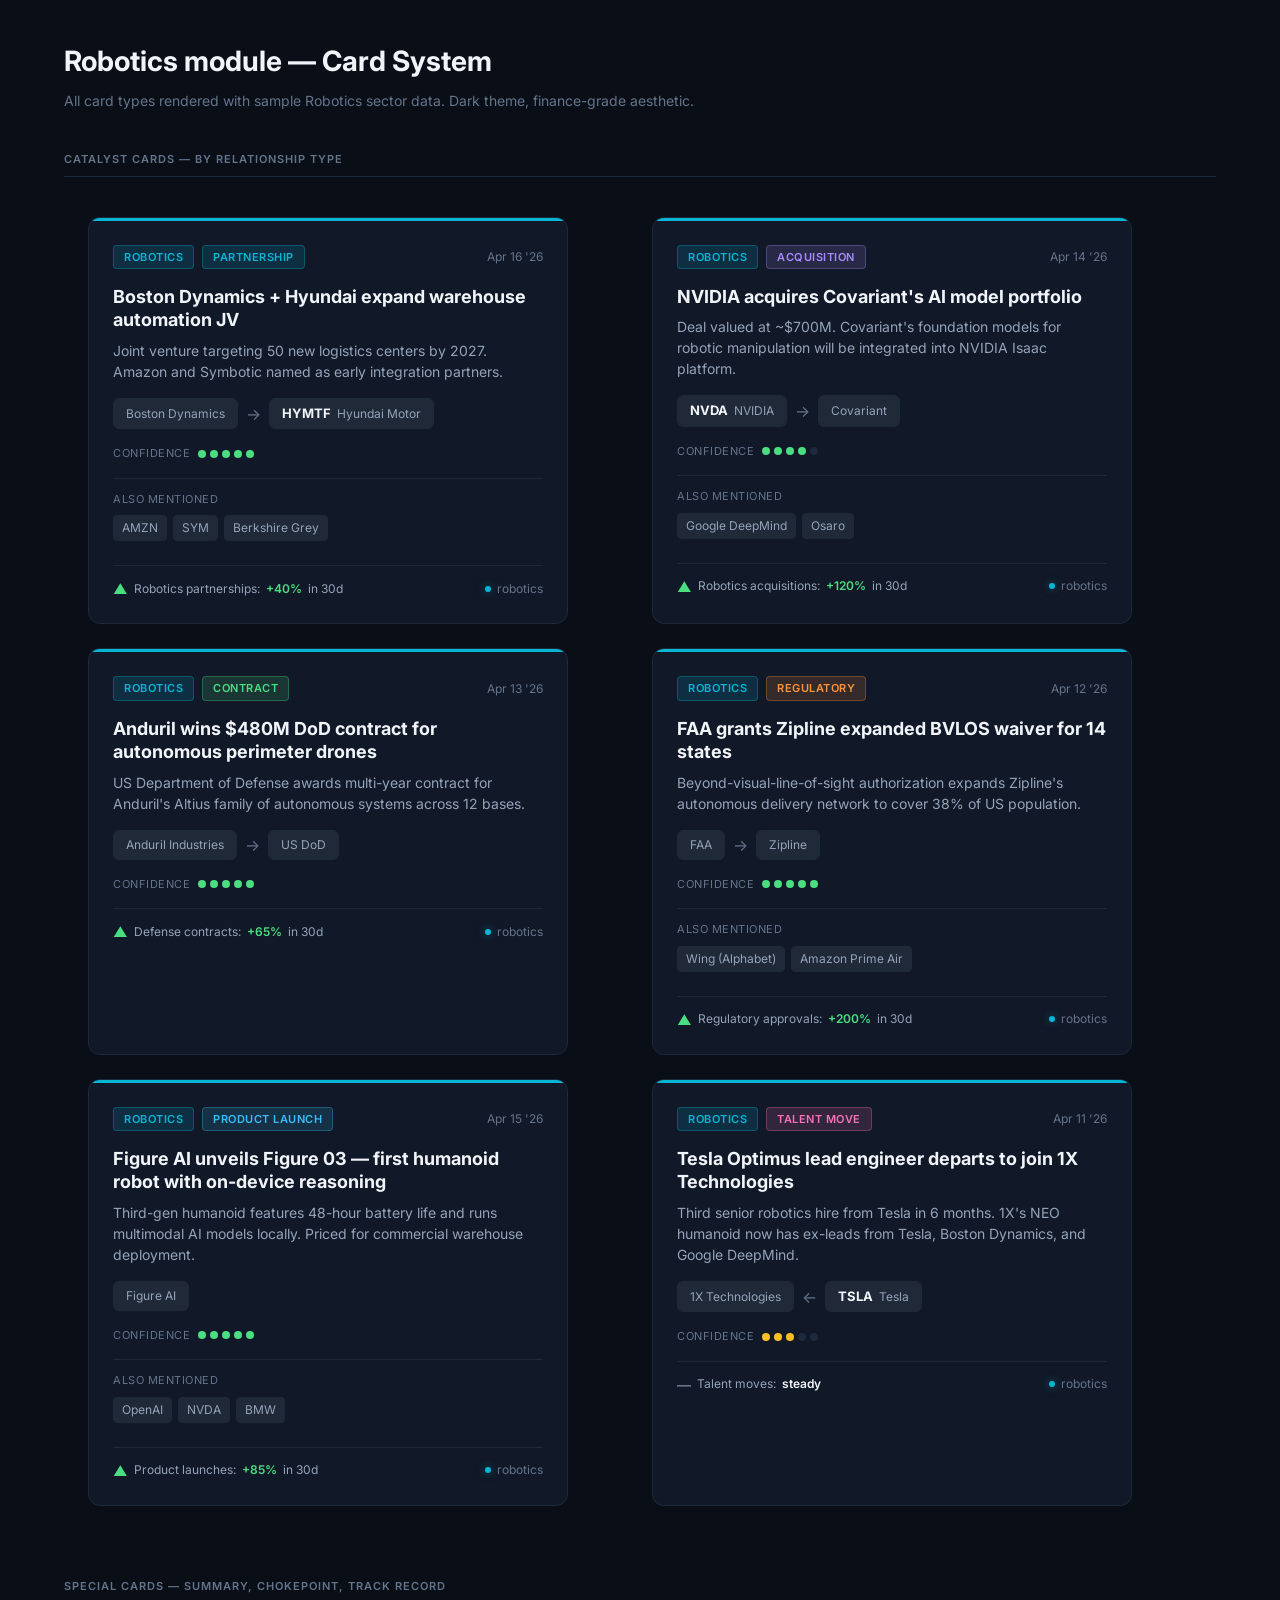
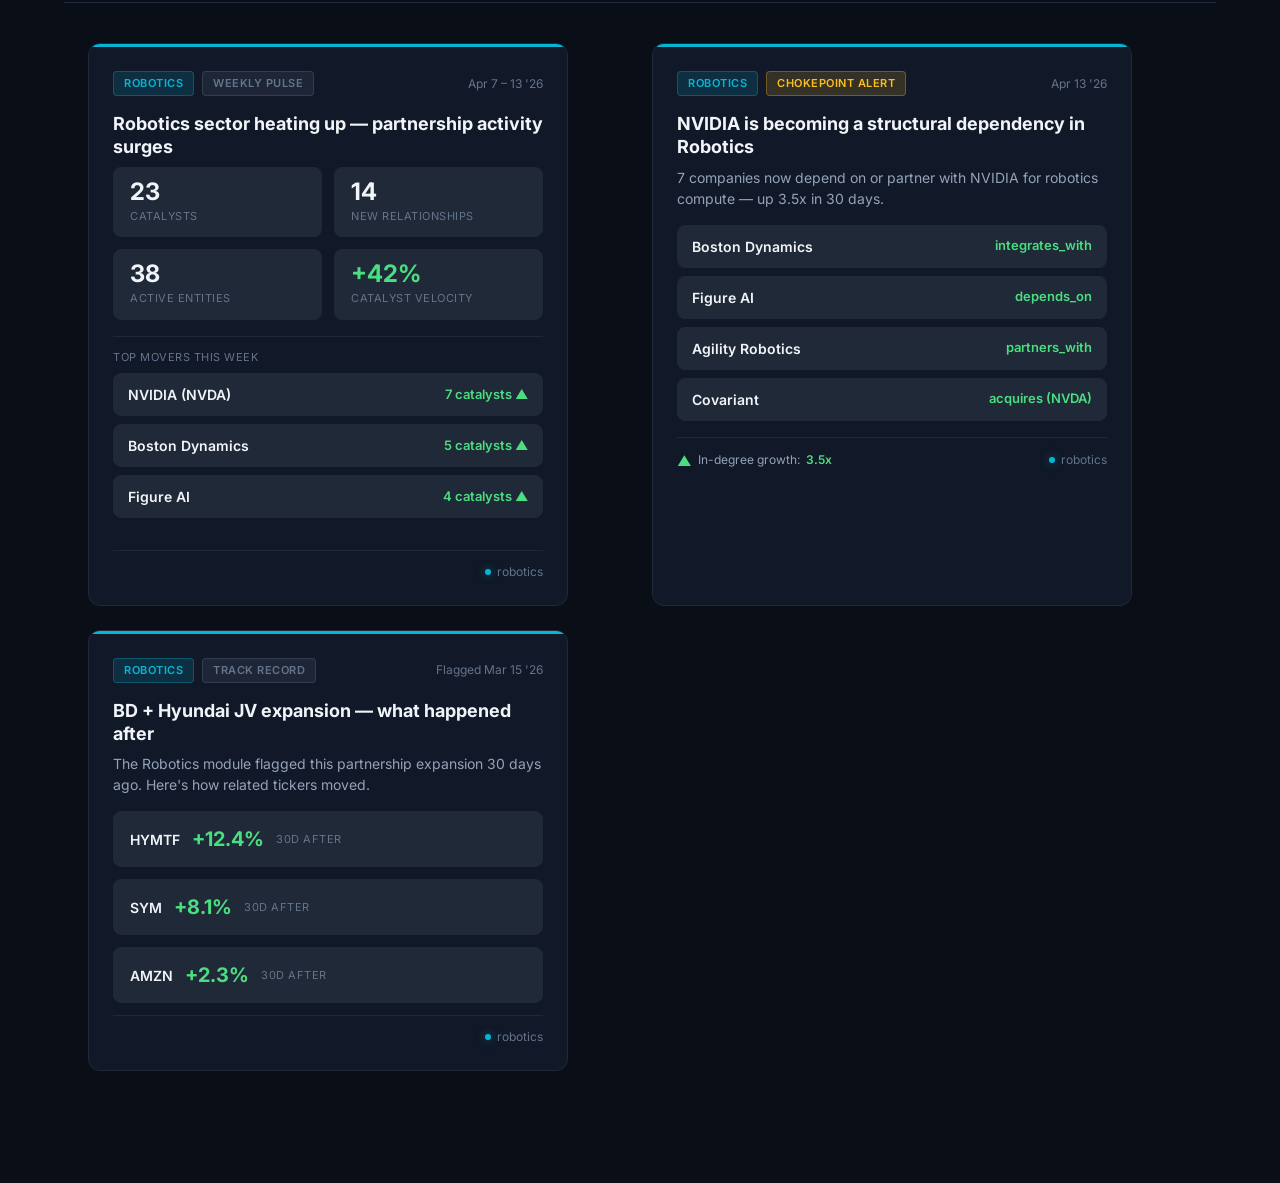
<file: templates/cards/preview.html>
<!DOCTYPE html>
<html lang="en">
<head>
  <meta charset="UTF-8">
  <meta name="viewport" content="width=device-width, initial-scale=1.0">
  <link rel="preconnect" href="https://fonts.googleapis.com">
  <link href="https://fonts.googleapis.com/css2?family=Inter:wght@400;500;600;700&display=swap" rel="stylesheet">
  <link rel="stylesheet" href="base.css">
  <title>Robotics module — Card Preview</title>
  <style>
    .preview-section {
      max-width: 1200px;
      margin: 0 auto;
      padding: 40px 24px;
    }
    .preview-title {
      font-size: 28px;
      font-weight: 700;
      color: var(--text-primary);
      margin-bottom: 8px;
    }
    .preview-subtitle {
      font-size: 14px;
      color: var(--text-muted);
      margin-bottom: 40px;
    }
    .preview-label {
      font-size: 11px;
      font-weight: 600;
      color: var(--text-muted);
      text-transform: uppercase;
      letter-spacing: 1px;
      margin-bottom: 16px;
      padding-bottom: 8px;
      border-bottom: 1px solid var(--border-subtle);
    }
    .preview-group {
      margin-bottom: 48px;
    }
    .sp-card-grid {
      gap: 24px;
    }
  </style>
</head>
<body class="sp-cards">
<div class="preview-section">

  <h1 class="preview-title">Robotics module — Card System</h1>
  <p class="preview-subtitle">All card types rendered with sample Robotics sector data. Dark theme, finance-grade aesthetic.</p>

  <!-- ═══════════════════════════════════════════════════════ -->
  <!-- CATALYST CARDS — one per relationship group             -->
  <!-- ═══════════════════════════════════════════════════════ -->
  <div class="preview-group">
    <div class="preview-label">Catalyst Cards — by relationship type</div>
    <div class="sp-card-grid">

      <!-- PARTNERSHIP -->
      <div class="sp-card" style="--accent-color: var(--sector-robotics); --rel-color: var(--rel-partnership);">
        <div class="sp-card-body">
          <div class="sp-card-header">
            <div class="sp-card-tags">
              <span class="sp-tag sp-tag-sector">Robotics</span>
              <span class="sp-tag sp-tag-type">Partnership</span>
            </div>
            <span class="sp-card-date">Apr 16 '26</span>
          </div>
          <h2 class="sp-card-headline">Boston Dynamics + Hyundai expand warehouse automation JV</h2>
          <p class="sp-card-subtitle">Joint venture targeting 50 new logistics centers by 2027. Amazon and Symbotic named as early integration partners.</p>
          <div class="sp-entities">
            <div class="sp-entity">
              <span class="sp-entity-name">Boston Dynamics</span>
            </div>
            <span class="sp-entity-connector">→</span>
            <div class="sp-entity">
              <span class="sp-entity-ticker">HYMTF</span>
              <span class="sp-entity-name">Hyundai Motor</span>
            </div>
          </div>
          <div class="sp-confidence">
            <span class="sp-confidence-label">Confidence</span>
            <div class="sp-confidence-dots">
              <div class="sp-confidence-dot filled"></div>
              <div class="sp-confidence-dot filled"></div>
              <div class="sp-confidence-dot filled"></div>
              <div class="sp-confidence-dot filled"></div>
              <div class="sp-confidence-dot filled"></div>
            </div>
          </div>
          <div class="sp-related">
            <div class="sp-related-label">Also mentioned</div>
            <div class="sp-related-list">
              <span class="sp-related-chip">AMZN</span>
              <span class="sp-related-chip">SYM</span>
              <span class="sp-related-chip">Berkshire Grey</span>
            </div>
          </div>
          <div class="sp-card-footer">
            <div class="sp-velocity">
              <span class="sp-velocity-arrow up">▲</span>
              <span class="sp-velocity-text">Robotics partnerships:</span>
              <span class="sp-velocity-value up">+40%</span>
              <span class="sp-velocity-text">in 30d</span>
            </div>
            <div class="sp-brand"><span class="sp-brand-mark"></span><span>robotics</span></div>
          </div>
        </div>
      </div>

      <!-- DEAL / ACQUISITION -->
      <div class="sp-card" style="--accent-color: var(--sector-robotics); --rel-color: var(--rel-deal);">
        <div class="sp-card-body">
          <div class="sp-card-header">
            <div class="sp-card-tags">
              <span class="sp-tag sp-tag-sector">Robotics</span>
              <span class="sp-tag sp-tag-type">Acquisition</span>
            </div>
            <span class="sp-card-date">Apr 14 '26</span>
          </div>
          <h2 class="sp-card-headline">NVIDIA acquires Covariant's AI model portfolio</h2>
          <p class="sp-card-subtitle">Deal valued at ~$700M. Covariant's foundation models for robotic manipulation will be integrated into NVIDIA Isaac platform.</p>
          <div class="sp-entities">
            <div class="sp-entity">
              <span class="sp-entity-ticker">NVDA</span>
              <span class="sp-entity-name">NVIDIA</span>
            </div>
            <span class="sp-entity-connector">→</span>
            <div class="sp-entity">
              <span class="sp-entity-name">Covariant</span>
            </div>
          </div>
          <div class="sp-confidence">
            <span class="sp-confidence-label">Confidence</span>
            <div class="sp-confidence-dots">
              <div class="sp-confidence-dot filled"></div>
              <div class="sp-confidence-dot filled"></div>
              <div class="sp-confidence-dot filled"></div>
              <div class="sp-confidence-dot filled"></div>
              <div class="sp-confidence-dot"></div>
            </div>
          </div>
          <div class="sp-related">
            <div class="sp-related-label">Also mentioned</div>
            <div class="sp-related-list">
              <span class="sp-related-chip">Google DeepMind</span>
              <span class="sp-related-chip">Osaro</span>
            </div>
          </div>
          <div class="sp-card-footer">
            <div class="sp-velocity">
              <span class="sp-velocity-arrow up">▲</span>
              <span class="sp-velocity-text">Robotics acquisitions:</span>
              <span class="sp-velocity-value up">+120%</span>
              <span class="sp-velocity-text">in 30d</span>
            </div>
            <div class="sp-brand"><span class="sp-brand-mark"></span><span>robotics</span></div>
          </div>
        </div>
      </div>

      <!-- CONTRACT -->
      <div class="sp-card" style="--accent-color: var(--sector-robotics); --rel-color: var(--rel-contract);">
        <div class="sp-card-body">
          <div class="sp-card-header">
            <div class="sp-card-tags">
              <span class="sp-tag sp-tag-sector">Robotics</span>
              <span class="sp-tag sp-tag-type">Contract</span>
            </div>
            <span class="sp-card-date">Apr 13 '26</span>
          </div>
          <h2 class="sp-card-headline">Anduril wins $480M DoD contract for autonomous perimeter drones</h2>
          <p class="sp-card-subtitle">US Department of Defense awards multi-year contract for Anduril's Altius family of autonomous systems across 12 bases.</p>
          <div class="sp-entities">
            <div class="sp-entity">
              <span class="sp-entity-name">Anduril Industries</span>
            </div>
            <span class="sp-entity-connector">→</span>
            <div class="sp-entity">
              <span class="sp-entity-name">US DoD</span>
            </div>
          </div>
          <div class="sp-confidence">
            <span class="sp-confidence-label">Confidence</span>
            <div class="sp-confidence-dots">
              <div class="sp-confidence-dot filled"></div>
              <div class="sp-confidence-dot filled"></div>
              <div class="sp-confidence-dot filled"></div>
              <div class="sp-confidence-dot filled"></div>
              <div class="sp-confidence-dot filled"></div>
            </div>
          </div>
          <div class="sp-card-footer">
            <div class="sp-velocity">
              <span class="sp-velocity-arrow up">▲</span>
              <span class="sp-velocity-text">Defense contracts:</span>
              <span class="sp-velocity-value up">+65%</span>
              <span class="sp-velocity-text">in 30d</span>
            </div>
            <div class="sp-brand"><span class="sp-brand-mark"></span><span>robotics</span></div>
          </div>
        </div>
      </div>

      <!-- REGULATORY -->
      <div class="sp-card" style="--accent-color: var(--sector-robotics); --rel-color: var(--rel-regulatory);">
        <div class="sp-card-body">
          <div class="sp-card-header">
            <div class="sp-card-tags">
              <span class="sp-tag sp-tag-sector">Robotics</span>
              <span class="sp-tag sp-tag-type">Regulatory</span>
            </div>
            <span class="sp-card-date">Apr 12 '26</span>
          </div>
          <h2 class="sp-card-headline">FAA grants Zipline expanded BVLOS waiver for 14 states</h2>
          <p class="sp-card-subtitle">Beyond-visual-line-of-sight authorization expands Zipline's autonomous delivery network to cover 38% of US population.</p>
          <div class="sp-entities">
            <div class="sp-entity">
              <span class="sp-entity-name">FAA</span>
            </div>
            <span class="sp-entity-connector">→</span>
            <div class="sp-entity">
              <span class="sp-entity-name">Zipline</span>
            </div>
          </div>
          <div class="sp-confidence">
            <span class="sp-confidence-label">Confidence</span>
            <div class="sp-confidence-dots">
              <div class="sp-confidence-dot filled"></div>
              <div class="sp-confidence-dot filled"></div>
              <div class="sp-confidence-dot filled"></div>
              <div class="sp-confidence-dot filled"></div>
              <div class="sp-confidence-dot filled"></div>
            </div>
          </div>
          <div class="sp-related">
            <div class="sp-related-label">Also mentioned</div>
            <div class="sp-related-list">
              <span class="sp-related-chip">Wing (Alphabet)</span>
              <span class="sp-related-chip">Amazon Prime Air</span>
            </div>
          </div>
          <div class="sp-card-footer">
            <div class="sp-velocity">
              <span class="sp-velocity-arrow up">▲</span>
              <span class="sp-velocity-text">Regulatory approvals:</span>
              <span class="sp-velocity-value up">+200%</span>
              <span class="sp-velocity-text">in 30d</span>
            </div>
            <div class="sp-brand"><span class="sp-brand-mark"></span><span>robotics</span></div>
          </div>
        </div>
      </div>

      <!-- PRODUCT / FEATURE RELEASE -->
      <div class="sp-card" style="--accent-color: var(--sector-robotics); --rel-color: var(--rel-product);">
        <div class="sp-card-body">
          <div class="sp-card-header">
            <div class="sp-card-tags">
              <span class="sp-tag sp-tag-sector">Robotics</span>
              <span class="sp-tag sp-tag-type">Product Launch</span>
            </div>
            <span class="sp-card-date">Apr 15 '26</span>
          </div>
          <h2 class="sp-card-headline">Figure AI unveils Figure 03 — first humanoid robot with on-device reasoning</h2>
          <p class="sp-card-subtitle">Third-gen humanoid features 48-hour battery life and runs multimodal AI models locally. Priced for commercial warehouse deployment.</p>
          <div class="sp-entities">
            <div class="sp-entity">
              <span class="sp-entity-name">Figure AI</span>
            </div>
          </div>
          <div class="sp-confidence">
            <span class="sp-confidence-label">Confidence</span>
            <div class="sp-confidence-dots">
              <div class="sp-confidence-dot filled"></div>
              <div class="sp-confidence-dot filled"></div>
              <div class="sp-confidence-dot filled"></div>
              <div class="sp-confidence-dot filled"></div>
              <div class="sp-confidence-dot filled"></div>
            </div>
          </div>
          <div class="sp-related">
            <div class="sp-related-label">Also mentioned</div>
            <div class="sp-related-list">
              <span class="sp-related-chip">OpenAI</span>
              <span class="sp-related-chip">NVDA</span>
              <span class="sp-related-chip">BMW</span>
            </div>
          </div>
          <div class="sp-card-footer">
            <div class="sp-velocity">
              <span class="sp-velocity-arrow up">▲</span>
              <span class="sp-velocity-text">Product launches:</span>
              <span class="sp-velocity-value up">+85%</span>
              <span class="sp-velocity-text">in 30d</span>
            </div>
            <div class="sp-brand"><span class="sp-brand-mark"></span><span>robotics</span></div>
          </div>
        </div>
      </div>

      <!-- TALENT / HIRES -->
      <div class="sp-card" style="--accent-color: var(--sector-robotics); --rel-color: var(--rel-talent);">
        <div class="sp-card-body">
          <div class="sp-card-header">
            <div class="sp-card-tags">
              <span class="sp-tag sp-tag-sector">Robotics</span>
              <span class="sp-tag sp-tag-type">Talent Move</span>
            </div>
            <span class="sp-card-date">Apr 11 '26</span>
          </div>
          <h2 class="sp-card-headline">Tesla Optimus lead engineer departs to join 1X Technologies</h2>
          <p class="sp-card-subtitle">Third senior robotics hire from Tesla in 6 months. 1X's NEO humanoid now has ex-leads from Tesla, Boston Dynamics, and Google DeepMind.</p>
          <div class="sp-entities">
            <div class="sp-entity">
              <span class="sp-entity-name">1X Technologies</span>
            </div>
            <span class="sp-entity-connector">←</span>
            <div class="sp-entity">
              <span class="sp-entity-ticker">TSLA</span>
              <span class="sp-entity-name">Tesla</span>
            </div>
          </div>
          <div class="sp-confidence">
            <span class="sp-confidence-label">Confidence</span>
            <div class="sp-confidence-dots">
              <div class="sp-confidence-dot filled mid"></div>
              <div class="sp-confidence-dot filled mid"></div>
              <div class="sp-confidence-dot filled mid"></div>
              <div class="sp-confidence-dot"></div>
              <div class="sp-confidence-dot"></div>
            </div>
          </div>
          <div class="sp-card-footer">
            <div class="sp-velocity">
              <span class="sp-velocity-arrow flat">—</span>
              <span class="sp-velocity-text">Talent moves:</span>
              <span class="sp-velocity-value">steady</span>
            </div>
            <div class="sp-brand"><span class="sp-brand-mark"></span><span>robotics</span></div>
          </div>
        </div>
      </div>

    </div>
  </div>

  <!-- ═══════════════════════════════════════════════════════ -->
  <!-- SUMMARY + INSIGHT + TRACK RECORD CARDS                  -->
  <!-- ═══════════════════════════════════════════════════════ -->
  <div class="preview-group">
    <div class="preview-label">Special Cards — summary, chokepoint, track record</div>
    <div class="sp-card-grid">

      <!-- WEEKLY SUMMARY -->
      <div class="sp-card sp-card-summary" style="--accent-color: var(--sector-robotics);">
        <div class="sp-card-body">
          <div class="sp-card-header">
            <div class="sp-card-tags">
              <span class="sp-tag sp-tag-sector">Robotics</span>
              <span class="sp-tag sp-tag-type" style="--rel-color: var(--text-muted);">Weekly Pulse</span>
            </div>
            <span class="sp-card-date">Apr 7 – 13 '26</span>
          </div>
          <h2 class="sp-card-headline">Robotics sector heating up — partnership activity surges</h2>
          <div class="sp-summary-grid">
            <div class="sp-stat-block">
              <div class="sp-stat-value">23</div>
              <div class="sp-stat-label">Catalysts</div>
            </div>
            <div class="sp-stat-block">
              <div class="sp-stat-value">14</div>
              <div class="sp-stat-label">New Relationships</div>
            </div>
            <div class="sp-stat-block">
              <div class="sp-stat-value">38</div>
              <div class="sp-stat-label">Active Entities</div>
            </div>
            <div class="sp-stat-block">
              <div class="sp-stat-value" style="color: var(--velocity-up);">+42%</div>
              <div class="sp-stat-label">Catalyst Velocity</div>
            </div>
          </div>
          <div class="sp-related">
            <div class="sp-related-label">Top movers this week</div>
            <div class="sp-insight-bar">
              <span class="sp-insight-entity">NVIDIA (NVDA)</span>
              <span class="sp-insight-metric growing">7 catalysts ▲</span>
            </div>
            <div class="sp-insight-bar">
              <span class="sp-insight-entity">Boston Dynamics</span>
              <span class="sp-insight-metric growing">5 catalysts ▲</span>
            </div>
            <div class="sp-insight-bar">
              <span class="sp-insight-entity">Figure AI</span>
              <span class="sp-insight-metric growing">4 catalysts ▲</span>
            </div>
          </div>
          <div class="sp-card-footer">
            <div></div>
            <div class="sp-brand"><span class="sp-brand-mark"></span><span>robotics</span></div>
          </div>
        </div>
      </div>

      <!-- CHOKEPOINT ALERT -->
      <div class="sp-card" style="--accent-color: var(--sector-robotics); --rel-color: var(--rel-contract);">
        <div class="sp-card-body">
          <div class="sp-card-header">
            <div class="sp-card-tags">
              <span class="sp-tag sp-tag-sector">Robotics</span>
              <span class="sp-tag sp-tag-type" style="--rel-color: var(--confidence-mid);">Chokepoint Alert</span>
            </div>
            <span class="sp-card-date">Apr 13 '26</span>
          </div>
          <h2 class="sp-card-headline">NVIDIA is becoming a structural dependency in Robotics</h2>
          <p class="sp-card-subtitle">7 companies now depend on or partner with NVIDIA for robotics compute — up 3.5x in 30 days.</p>
          <div class="sp-insight-bar">
            <span class="sp-insight-entity">Boston Dynamics</span>
            <span class="sp-insight-metric growing">integrates_with</span>
          </div>
          <div class="sp-insight-bar">
            <span class="sp-insight-entity">Figure AI</span>
            <span class="sp-insight-metric growing">depends_on</span>
          </div>
          <div class="sp-insight-bar">
            <span class="sp-insight-entity">Agility Robotics</span>
            <span class="sp-insight-metric growing">partners_with</span>
          </div>
          <div class="sp-insight-bar">
            <span class="sp-insight-entity">Covariant</span>
            <span class="sp-insight-metric growing">acquires (NVDA)</span>
          </div>
          <div class="sp-card-footer" style="margin-top: 16px;">
            <div class="sp-velocity">
              <span class="sp-velocity-arrow up">▲</span>
              <span class="sp-velocity-text">In-degree growth:</span>
              <span class="sp-velocity-value up">3.5x</span>
            </div>
            <div class="sp-brand"><span class="sp-brand-mark"></span><span>robotics</span></div>
          </div>
        </div>
      </div>

      <!-- TRACK RECORD -->
      <div class="sp-card" style="--accent-color: var(--sector-robotics);">
        <div class="sp-card-body">
          <div class="sp-card-header">
            <div class="sp-card-tags">
              <span class="sp-tag sp-tag-sector">Robotics</span>
              <span class="sp-tag sp-tag-type" style="--rel-color: var(--text-muted);">Track Record</span>
            </div>
            <span class="sp-card-date">Flagged Mar 15 '26</span>
          </div>
          <h2 class="sp-card-headline">BD + Hyundai JV expansion — what happened after</h2>
          <p class="sp-card-subtitle">The Robotics module flagged this partnership expansion 30 days ago. Here's how related tickers moved.</p>
          <div class="sp-track-outcome">
            <span class="sp-track-ticker">HYMTF</span>
            <span class="sp-track-change positive">+12.4%</span>
            <span class="sp-track-days">30d after</span>
          </div>
          <div class="sp-track-outcome">
            <span class="sp-track-ticker">SYM</span>
            <span class="sp-track-change positive">+8.1%</span>
            <span class="sp-track-days">30d after</span>
          </div>
          <div class="sp-track-outcome">
            <span class="sp-track-ticker">AMZN</span>
            <span class="sp-track-change positive">+2.3%</span>
            <span class="sp-track-days">30d after</span>
          </div>
          <div class="sp-card-footer">
            <div></div>
            <div class="sp-brand"><span class="sp-brand-mark"></span><span>robotics</span></div>
          </div>
        </div>
      </div>

    </div>
  </div>

</div>
</body>
</html>
</file>
<file: templates/cards/base.css>
/* ================================================================
   Robotics module — Card Design System
   Dark theme, finance/tech aesthetic. Reusable across web app.
   ================================================================ */

:root {
  /* Core palette */
  --bg-primary: #0a0e17;
  --bg-card: #111827;
  --bg-card-hover: #1a2332;
  --bg-elevated: #1f2937;
  --border-subtle: #1e293b;
  --border-accent: #334155;

  /* Text */
  --text-primary: #f1f5f9;
  --text-secondary: #94a3b8;
  --text-muted: #64748b;
  --text-accent: #e2e8f0;

  /* Sector colors */
  --sector-robotics: #06b6d4;
  --sector-crypto: #a78bfa;
  --sector-ai-stack: #f472b6;
  --sector-space-defense: #fb923c;
  --sector-power-energy: #4ade80;
  --sector-strategic-minerals: #fbbf24;

  /* Relationship type colors */
  --rel-partnership: #06b6d4;
  --rel-deal: #a78bfa;
  --rel-contract: #4ade80;
  --rel-talent: #f472b6;
  --rel-regulatory: #fb923c;
  --rel-competition: #ef4444;
  --rel-exit: #64748b;
  --rel-product: #38bdf8;

  /* Confidence */
  --confidence-high: #4ade80;
  --confidence-mid: #fbbf24;
  --confidence-low: #f87171;

  /* Velocity */
  --velocity-up: #4ade80;
  --velocity-down: #f87171;
  --velocity-flat: #64748b;

  /* Layout */
  --card-radius: 12px;
  --card-padding: 24px;
  --card-width: 480px;
  --card-max-width: 100%;
}

/* ── Reset ── */
*, *::before, *::after {
  box-sizing: border-box;
  margin: 0;
  padding: 0;
}

body.sp-cards {
  background: var(--bg-primary);
  color: var(--text-primary);
  font-family: 'Inter', -apple-system, BlinkMacSystemFont, 'Segoe UI', sans-serif;
  font-size: 14px;
  line-height: 1.5;
  -webkit-font-smoothing: antialiased;
}

/* ── Card Shell ── */
.sp-card {
  background: var(--bg-card);
  border: 1px solid var(--border-subtle);
  border-radius: var(--card-radius);
  width: var(--card-width);
  max-width: var(--card-max-width);
  overflow: hidden;
  position: relative;
  transition: border-color 0.2s ease, box-shadow 0.2s ease;
}

.sp-card:hover {
  border-color: var(--border-accent);
  box-shadow: 0 4px 24px rgba(0, 0, 0, 0.3);
}

/* Top accent bar — colored by sector */
.sp-card::before {
  content: '';
  display: block;
  height: 3px;
  width: 100%;
  background: var(--accent-color, var(--sector-robotics));
}

.sp-card-body {
  padding: var(--card-padding);
}

/* ── Card Header ── */
.sp-card-header {
  display: flex;
  align-items: center;
  justify-content: space-between;
  margin-bottom: 16px;
}

.sp-card-tags {
  display: flex;
  gap: 8px;
  flex-wrap: wrap;
}

.sp-tag {
  display: inline-flex;
  align-items: center;
  padding: 3px 10px;
  border-radius: 4px;
  font-size: 11px;
  font-weight: 600;
  letter-spacing: 0.5px;
  text-transform: uppercase;
}

.sp-tag-sector {
  background: color-mix(in srgb, var(--accent-color, var(--sector-robotics)) 15%, transparent);
  color: var(--accent-color, var(--sector-robotics));
  border: 1px solid color-mix(in srgb, var(--accent-color, var(--sector-robotics)) 30%, transparent);
}

.sp-tag-type {
  background: color-mix(in srgb, var(--rel-color, var(--rel-partnership)) 15%, transparent);
  color: var(--rel-color, var(--rel-partnership));
  border: 1px solid color-mix(in srgb, var(--rel-color, var(--rel-partnership)) 30%, transparent);
}

.sp-card-date {
  font-size: 12px;
  color: var(--text-muted);
  white-space: nowrap;
}

/* ── Card Title / Headline ── */
.sp-card-headline {
  font-size: 18px;
  font-weight: 700;
  color: var(--text-primary);
  line-height: 1.3;
  margin-bottom: 8px;
}

.sp-card-subtitle {
  font-size: 14px;
  color: var(--text-secondary);
  line-height: 1.5;
  margin-bottom: 16px;
}

/* ── Entity Pills ── */
.sp-entities {
  display: flex;
  gap: 8px;
  flex-wrap: wrap;
  margin-bottom: 16px;
}

.sp-entity {
  display: inline-flex;
  align-items: center;
  gap: 6px;
  padding: 5px 12px;
  background: var(--bg-elevated);
  border: 1px solid var(--border-subtle);
  border-radius: 6px;
  font-size: 13px;
  color: var(--text-accent);
  transition: border-color 0.15s ease;
}

.sp-entity:hover {
  border-color: var(--border-accent);
}

.sp-entity-ticker {
  font-weight: 700;
  color: var(--text-primary);
}

.sp-entity-name {
  color: var(--text-secondary);
  font-size: 12px;
}

.sp-entity-connector {
  color: var(--text-muted);
  font-size: 16px;
  display: flex;
  align-items: center;
}

/* ── Confidence Bar ── */
.sp-confidence {
  display: flex;
  align-items: center;
  gap: 8px;
  margin-bottom: 16px;
}

.sp-confidence-label {
  font-size: 11px;
  color: var(--text-muted);
  text-transform: uppercase;
  letter-spacing: 0.5px;
}

.sp-confidence-dots {
  display: flex;
  gap: 4px;
}

.sp-confidence-dot {
  width: 8px;
  height: 8px;
  border-radius: 50%;
  background: var(--border-subtle);
}

.sp-confidence-dot.filled {
  background: var(--confidence-high);
}

.sp-confidence-dot.filled.mid {
  background: var(--confidence-mid);
}

.sp-confidence-dot.filled.low {
  background: var(--confidence-low);
}

/* ── Related Entities ── */
.sp-related {
  padding: 12px 0;
  border-top: 1px solid var(--border-subtle);
  margin-bottom: 12px;
}

.sp-related-label {
  font-size: 11px;
  color: var(--text-muted);
  text-transform: uppercase;
  letter-spacing: 0.5px;
  margin-bottom: 8px;
}

.sp-related-list {
  display: flex;
  gap: 6px;
  flex-wrap: wrap;
}

.sp-related-chip {
  padding: 3px 8px;
  background: var(--bg-elevated);
  border-radius: 4px;
  font-size: 12px;
  color: var(--text-secondary);
  border: 1px solid var(--border-subtle);
}

/* ── Card Footer ── */
.sp-card-footer {
  display: flex;
  align-items: center;
  justify-content: space-between;
  padding-top: 12px;
  border-top: 1px solid var(--border-subtle);
}

.sp-velocity {
  display: flex;
  align-items: center;
  gap: 6px;
  font-size: 12px;
}

.sp-velocity-arrow {
  font-size: 14px;
  font-weight: 700;
}

.sp-velocity-arrow.up { color: var(--velocity-up); }
.sp-velocity-arrow.down { color: var(--velocity-down); }
.sp-velocity-arrow.flat { color: var(--velocity-flat); }

.sp-velocity-text {
  color: var(--text-secondary);
}

.sp-velocity-value {
  font-weight: 600;
}

.sp-velocity-value.up { color: var(--velocity-up); }
.sp-velocity-value.down { color: var(--velocity-down); }

.sp-brand {
  display: flex;
  align-items: center;
  gap: 6px;
  font-size: 12px;
  color: var(--text-muted);
}

.sp-brand-mark {
  width: 6px;
  height: 6px;
  border-radius: 50%;
  background: var(--accent-color, var(--sector-robotics));
  box-shadow: 0 0 8px color-mix(in srgb, var(--accent-color, var(--sector-robotics)) 50%, transparent);
}

/* ── Robotics Summary Card ── */
.sp-card-summary .sp-card-body {
  padding: var(--card-padding);
}

.sp-summary-grid {
  display: grid;
  grid-template-columns: 1fr 1fr;
  gap: 12px;
  margin-bottom: 16px;
}

.sp-stat-block {
  background: var(--bg-elevated);
  border: 1px solid var(--border-subtle);
  border-radius: 8px;
  padding: 12px 16px;
}

.sp-stat-value {
  font-size: 24px;
  font-weight: 700;
  color: var(--text-primary);
  line-height: 1;
  margin-bottom: 4px;
}

.sp-stat-label {
  font-size: 11px;
  color: var(--text-muted);
  text-transform: uppercase;
  letter-spacing: 0.5px;
}

/* ── Insight / Chokepoint Card ── */
.sp-insight-bar {
  display: flex;
  align-items: center;
  justify-content: space-between;
  padding: 10px 14px;
  background: var(--bg-elevated);
  border: 1px solid var(--border-subtle);
  border-radius: 8px;
  margin-bottom: 8px;
}

.sp-insight-entity {
  font-weight: 600;
  color: var(--text-primary);
  font-size: 14px;
}

.sp-insight-metric {
  font-size: 13px;
  font-weight: 600;
}

.sp-insight-metric.growing { color: var(--velocity-up); }
.sp-insight-metric.declining { color: var(--velocity-down); }

/* ── Track Record Card ── */
.sp-track-outcome {
  display: flex;
  align-items: center;
  gap: 12px;
  padding: 12px 16px;
  background: var(--bg-elevated);
  border-radius: 8px;
  border: 1px solid var(--border-subtle);
  margin-bottom: 12px;
}

.sp-track-days {
  font-size: 11px;
  color: var(--text-muted);
  text-transform: uppercase;
  letter-spacing: 0.5px;
  white-space: nowrap;
}

.sp-track-change {
  font-size: 20px;
  font-weight: 700;
}

.sp-track-change.positive { color: var(--velocity-up); }
.sp-track-change.negative { color: var(--velocity-down); }

.sp-track-ticker {
  font-weight: 600;
  color: var(--text-primary);
}

/* ── Card Grid (for gallery / static site) ── */
.sp-card-grid {
  display: grid;
  grid-template-columns: repeat(auto-fill, minmax(440px, 1fr));
  gap: 20px;
  padding: 24px;
  max-width: 1200px;
  margin: 0 auto;
}

/* ── Responsive ── */
@media (max-width: 520px) {
  :root {
    --card-width: 100%;
    --card-padding: 16px;
  }

  .sp-card-headline { font-size: 16px; }
  .sp-summary-grid { grid-template-columns: 1fr; }
  .sp-card-grid { grid-template-columns: 1fr; padding: 12px; }
}
</file>
